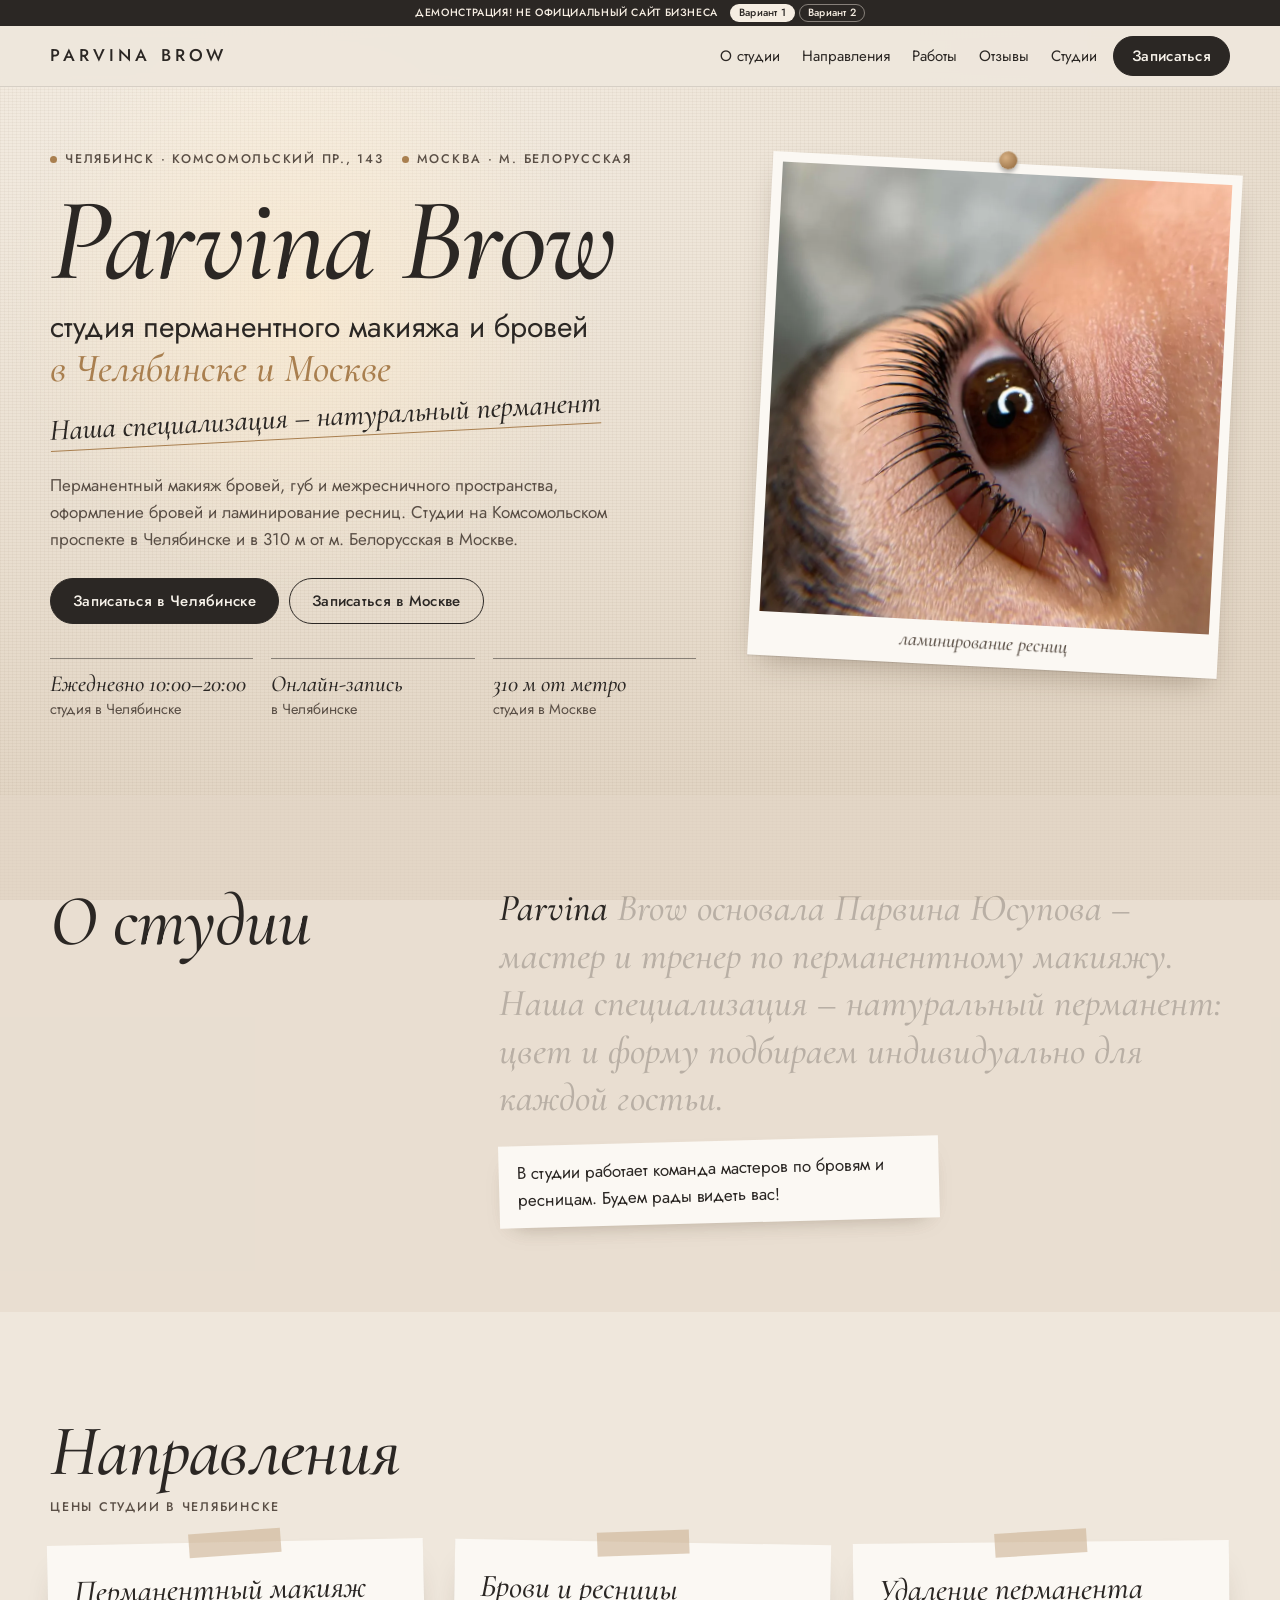
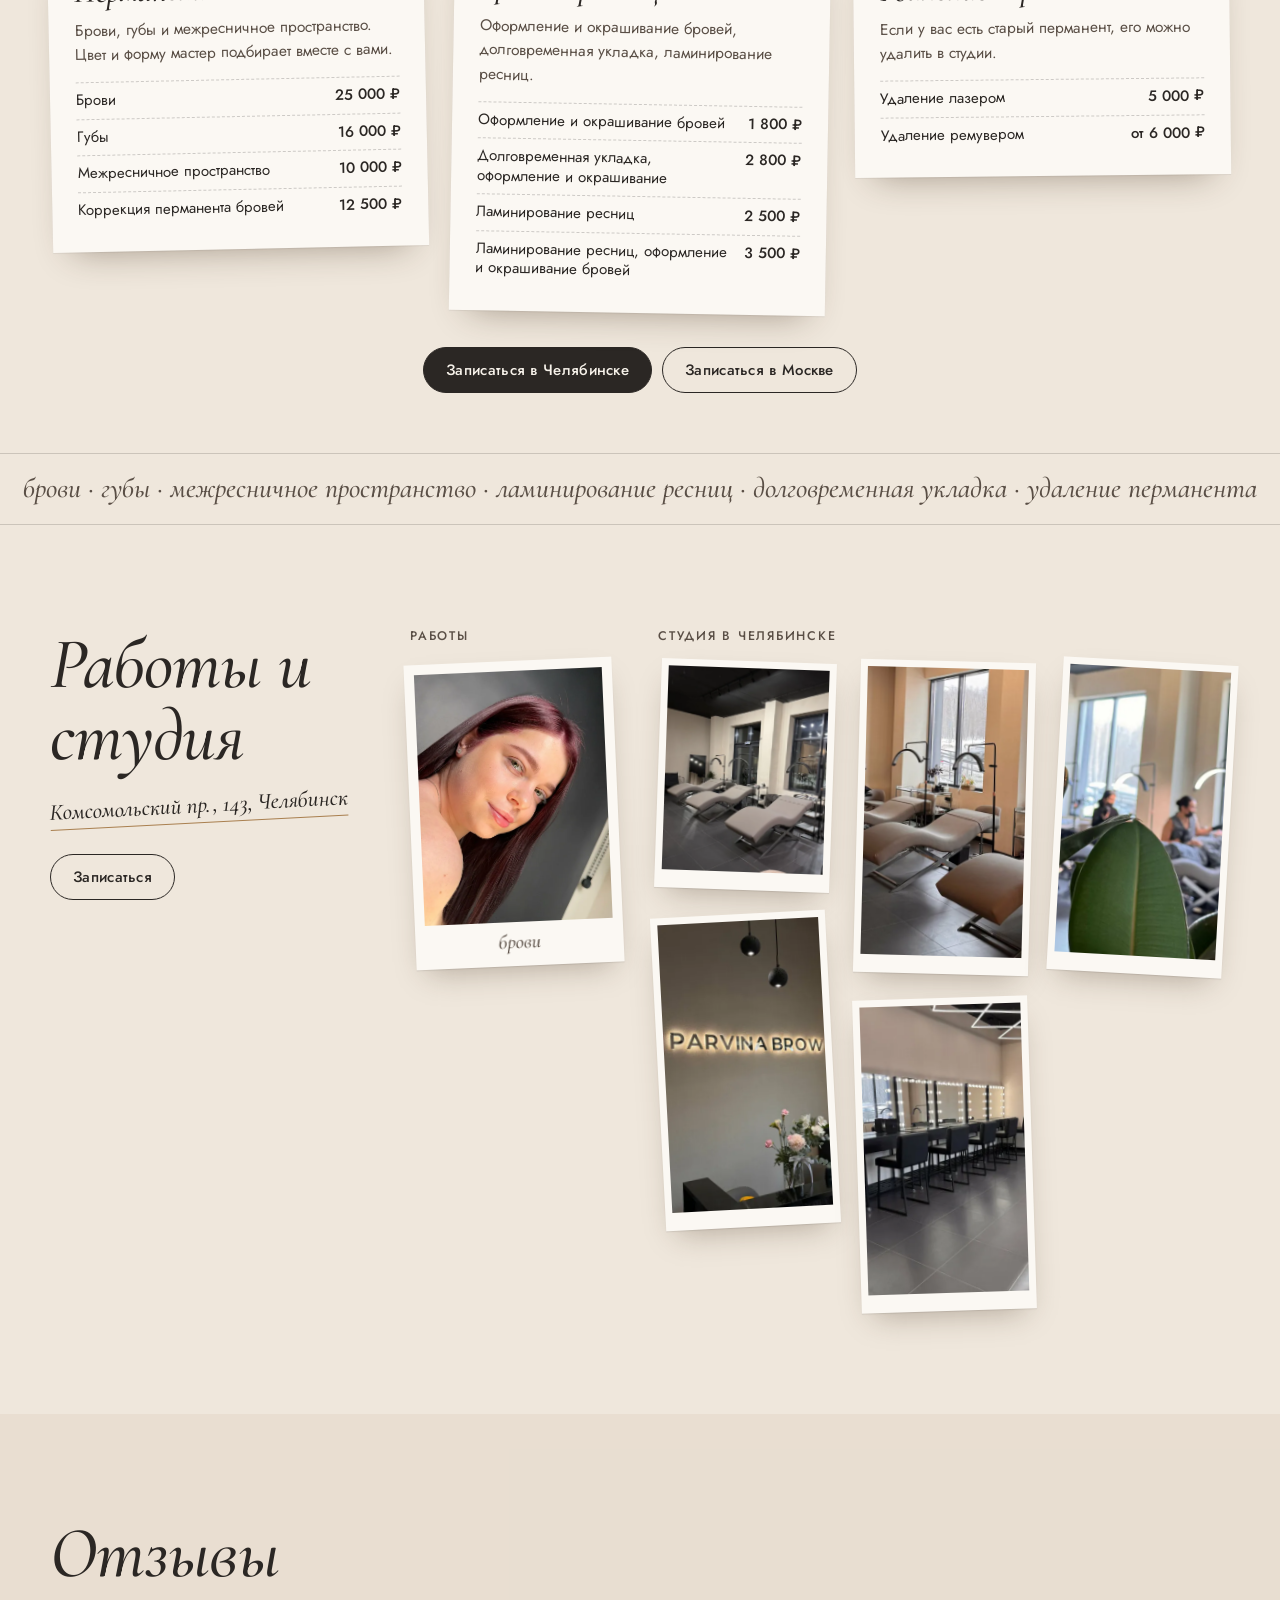
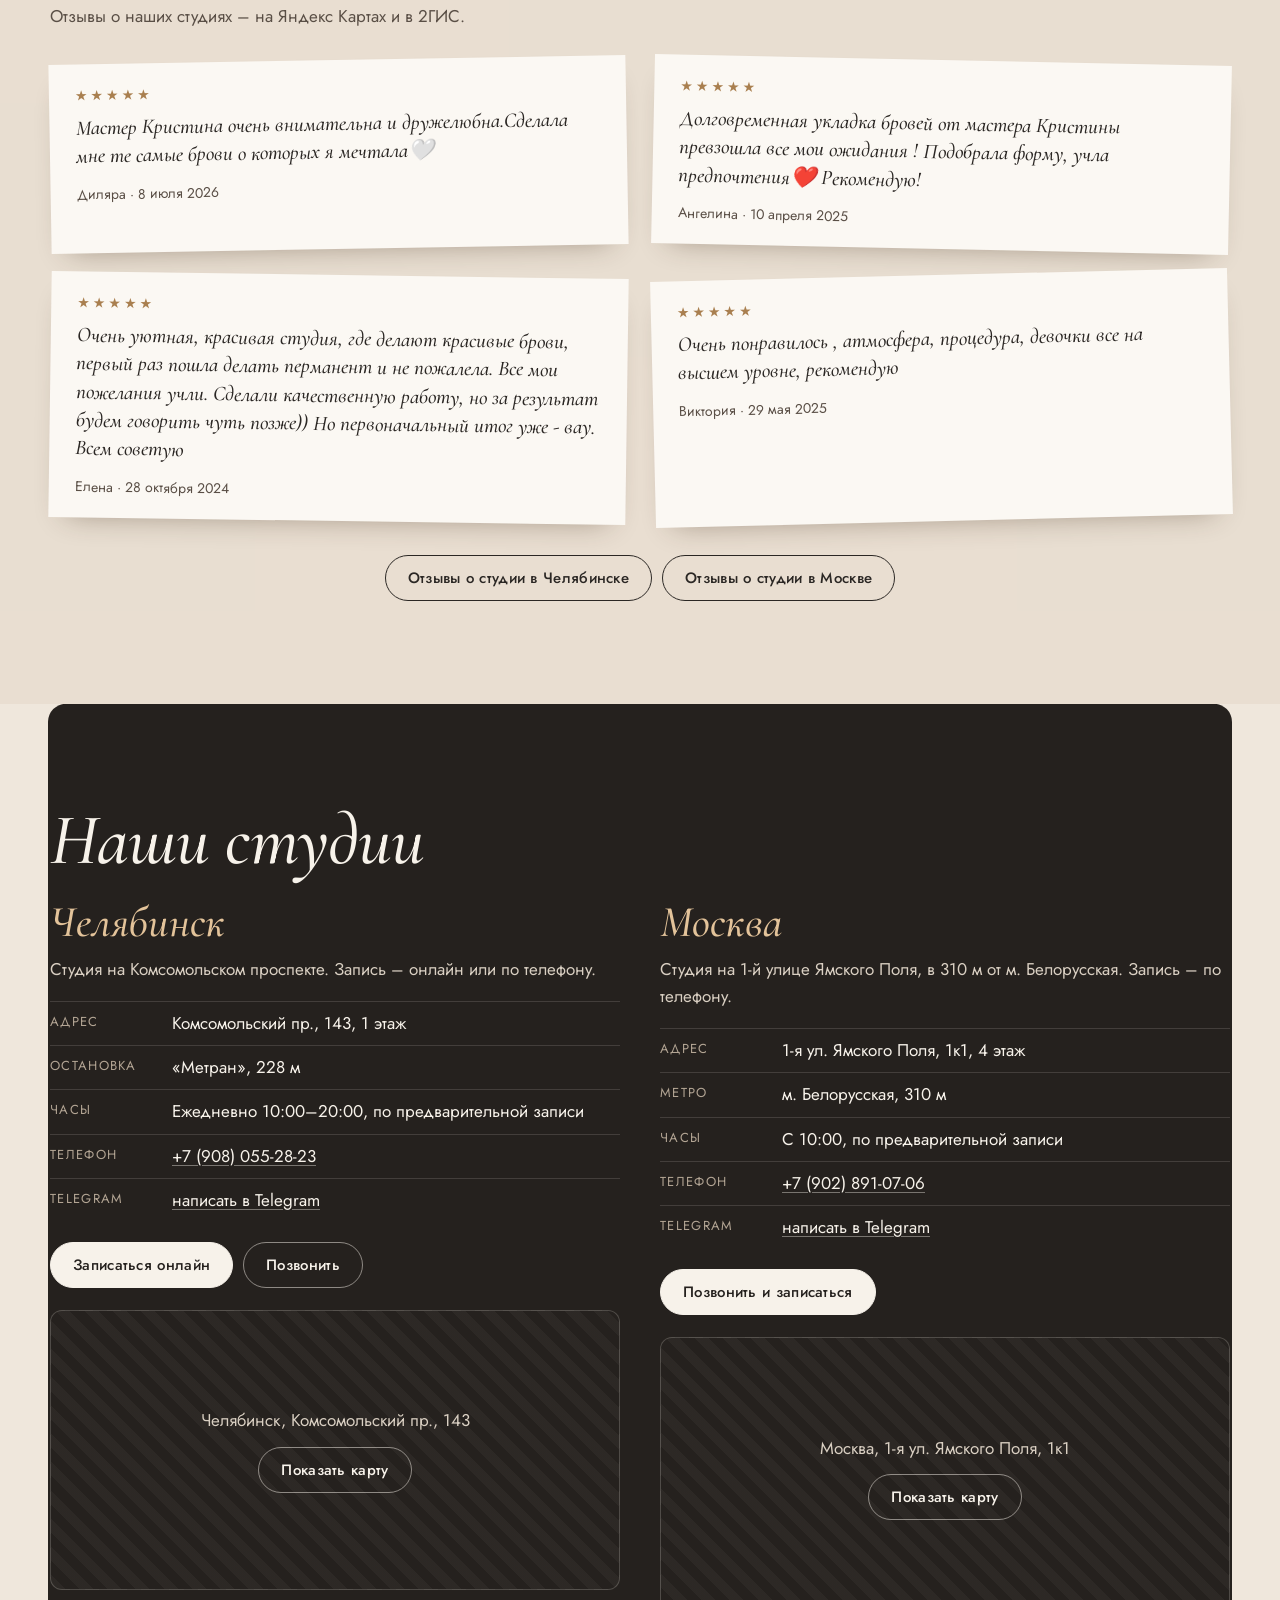
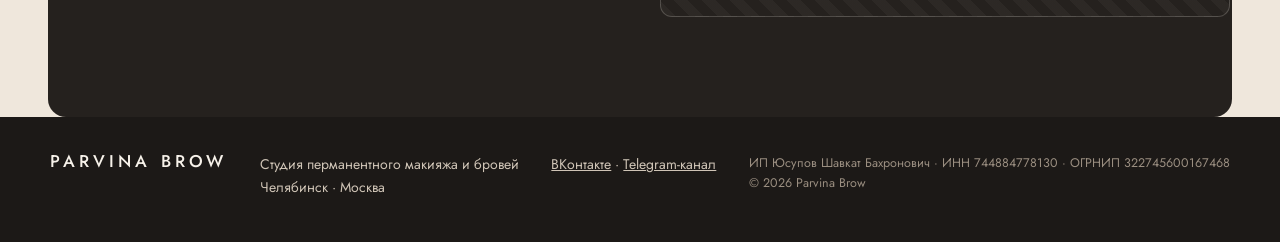
<file: index.html>
<!doctype html>
<html lang="ru">
<head>
<meta charset="utf-8">
<meta name="viewport" content="width=device-width, initial-scale=1.0">
<meta name="robots" content="noindex, nofollow">
<title>Parvina Brow · перманентный макияж и брови в Челябинске и Москве</title>
<meta name="description"
  content="Parvina Brow · студия перманентного макияжа бровей, губ и межресничного пространства, оформления бровей и ламинирования ресниц в Челябинске и Москве.">
<meta name="theme-color" content="#2b2724">

<link rel="icon" sizes="any" href="logos/favicon.ico">
<link rel="icon" type="image/png" sizes="32x32" href="logos/favicon-32x32.png">
<link rel="apple-touch-icon" sizes="180x180" href="logos/apple-touch-icon.png">
<link rel="preload" href="fonts/cormorant-italic.woff2" as="font" type="font/woff2" crossorigin>
<link rel="preload" href="fonts/jost.woff2" as="font" type="font/woff2" crossorigin>
<link rel="stylesheet" href="css/fonts.css">
<link rel="stylesheet" href="css/styles.css">
<script>(function(h){if(matchMedia('(prefers-reduced-motion: no-preference)').matches){h.classList.add('m-on');setTimeout(function(){if(!h.classList.contains('m-ready'))h.classList.remove('m-on')},2500)}})(document.documentElement)</script>
<script src="js/motion.js" defer></script>
</head>
<body>
<div class="board" aria-hidden="true"></div>
<div class="spot" aria-hidden="true"></div>
<a class="skip" href="#main">К содержанию</a>

<div class="topbar">
  <div class="demo" role="note">
    <span>ДЕМОНСТРАЦИЯ! НЕ ОФИЦИАЛЬНЫЙ САЙТ БИЗНЕСА</span>
    <nav class="switch" aria-label="Варианты сайта"><a href="index.html" aria-current="page">Вариант 1</a><a href="v2/index.html">Вариант 2</a></nav>
  </div>
  <header class="head">
    <a class="sign" href="#top" aria-label="Parvina Brow, наверх">PARVINA BROW</a>
    <nav class="nav" id="menu" aria-label="Разделы">
      <a href="#about">О студии</a>
      <a href="#services">Направления</a>
      <a href="#works">Работы</a>
      <a href="#reviews">Отзывы</a>
      <a href="#studios">Студии</a>
    </nav>
    <a class="btn btn-head" href="#studios">Записаться</a>
    <button class="burger" type="button" aria-expanded="false" aria-controls="menu" aria-label="Меню"><span></span><span></span><span></span></button>
  </header>
</div>
<div class="top-space" id="top" aria-hidden="true"></div>

<main id="main">
  <section class="hero" aria-labelledby="h1">
    <div class="wrap hero-grid">
      <div class="hero-text">
        <p class="brow"><span>Челябинск · Комсомольский пр., 143</span><span>Москва · м. Белорусская</span></p>
        <h1 id="h1" data-words><span data-line class="l1">Parvina Brow</span> <span data-line class="l2">студия перманентного макияжа и бровей</span> <span data-line class="l3">в Челябинске и Москве</span></h1>
        <p class="note">Наша специализация – натуральный перманент</p>
        <p class="lead">Перманентный макияж бровей, губ и межресничного пространства, оформление бровей и ламинирование ресниц. Студии на Комсомольском проспекте в Челябинске и в 310 м от м. Белорусская в Москве.</p>
        <div class="cta">
          <a class="btn" href="http://n161778.yclients.com/" target="_blank" rel="noopener">Записаться в Челябинске</a>
          <a class="btn btn-line" href="tel:+79028910706">Записаться в Москве</a>
        </div>
      </div>
      <figure class="polaroid hero-photo" data-pin data-tilt style="--r:3deg">
        <img src="img/lash-lamination.webp" width="900" height="900" alt="Ресницы после ламинирования, крупный план" fetchpriority="high">
        <figcaption>ламинирование ресниц</figcaption>
      </figure>
      <ul class="facts" data-stagger>
        <li><span class="ln"></span><b>Ежедневно 10:00–20:00</b> студия в Челябинске</li>
        <li><span class="ln"></span><b>Онлайн-запись</b> в Челябинске</li>
        <li><span class="ln"></span><b>310 м от метро</b> студия в Москве</li>
      </ul>
    </div>
  </section>

  <section class="about" id="about" aria-labelledby="about-h">
    <div class="wrap about-grid">
      <h2 id="about-h" data-words>О студии</h2>
      <div class="about-text">
        <p class="lit" data-lit>Parvina Brow основала Парвина Юсупова – мастер и тренер по перманентному макияжу. Наша специализация – натуральный перманент: цвет и форму подбираем индивидуально для каждой гостьи.</p>
        <p class="pin-note" data-rv>В студии работает команда мастеров по бровям и ресницам. Будем рады видеть вас!</p>
      </div>
    </div>
  </section>

  <section class="services" id="services" aria-labelledby="serv-h">
    <div class="wrap">
      <h2 id="serv-h" data-words>Направления</h2>
      <p class="price-city" data-rv>Цены студии в Челябинске</p>
      <div class="stack">
        <article class="card" data-rv style="--r:-1.2deg">
          <span class="tape" aria-hidden="true"></span>
          <h3>Перманентный макияж</h3>
          <p>Брови, губы и межресничное пространство. Цвет и форму мастер подбирает вместе с вами.</p>
          <ul class="prices">
            <li><span>Брови</span><b>25 000 ₽</b></li>
            <li><span>Губы</span><b>16 000 ₽</b></li>
            <li><span>Межресничное пространство</span><b>10 000 ₽</b></li>
            <li><span>Коррекция перманента бровей</span><b>12 500 ₽</b></li>
          </ul>
        </article>
        <article class="card" data-rv style="--r:1deg">
          <span class="tape" aria-hidden="true"></span>
          <h3>Брови и ресницы</h3>
          <p>Оформление и окрашивание бровей, долговременная укладка, ламинирование ресниц.</p>
          <ul class="prices">
            <li><span>Оформление и окрашивание бровей</span><b>1 800 ₽</b></li>
            <li><span>Долговременная укладка, оформление и окрашивание</span><b>2 800 ₽</b></li>
            <li><span>Ламинирование ресниц</span><b>2 500 ₽</b></li>
            <li><span>Ламинирование ресниц, оформление и окрашивание бровей</span><b>3 500 ₽</b></li>
          </ul>
        </article>
        <article class="card" data-rv style="--r:-.6deg">
          <span class="tape" aria-hidden="true"></span>
          <h3>Удаление перманента</h3>
          <p>Если у вас есть старый перманент, его можно удалить в студии.</p>
          <ul class="prices">
            <li><span>Удаление лазером</span><b>5 000 ₽</b></li>
            <li><span>Удаление ремувером</span><b>от 6 000 ₽</b></li>
          </ul>
        </article>
      </div>
      <div class="cta cta-center" data-rv>
        <a class="btn" href="http://n161778.yclients.com/" target="_blank" rel="noopener">Записаться в Челябинске</a>
        <a class="btn btn-line" href="tel:+79028910706">Записаться в Москве</a>
      </div>
    </div>
  </section>

  <p class="ribbon" aria-label="Брови, губы, межресничное пространство, ламинирование ресниц, долговременная укладка, удаление перманента"><span aria-hidden="true">брови · губы · межресничное пространство · ламинирование ресниц · долговременная укладка · удаление перманента</span></p>

  <section class="works" id="works" aria-labelledby="works-h">
    <div class="wrap works-grid">
      <aside class="works-note">
        <h2 id="works-h" data-words>Работы и студия</h2>
        <p class="note note-s">Комсомольский пр., 143, Челябинск</p>
        <a class="btn btn-line" href="http://n161778.yclients.com/" target="_blank" rel="noopener">Записаться</a>
      </aside>
      <div class="works-body">
        <div class="sub sub-work">
          <h3 class="sub-h">Работы</h3>
          <figure class="polaroid" data-pin style="--r:-2.5deg">
            <img src="img/brows-portrait.webp" width="720" height="960" loading="lazy" alt="Брови после оформления, портрет модели">
            <figcaption>брови</figcaption>
          </figure>
        </div>
        <div class="sub">
          <h3 class="sub-h">Студия в Челябинске</h3>
          <div class="pgrid">
            <figure class="polaroid" data-pin style="--r:2deg"><img src="img/hall-couches.webp" width="691" height="879" loading="lazy" alt="Зал с тремя кушетками и большими окнами"></figure>
            <figure class="polaroid" data-pin style="--r:-3deg"><img src="img/signboard.webp" width="352" height="632" loading="lazy" alt="Вывеска PARVINA BROW со светом и цветы на стойке"></figure>
            <figure class="polaroid" data-pin style="--r:1.5deg"><img src="img/couches-window.webp" width="352" height="632" loading="lazy" alt="Кушетки и лампы у окна"></figure>
            <figure class="polaroid" data-pin style="--r:-1.8deg"><img src="img/mirrors.webp" width="352" height="632" loading="lazy" alt="Зона с зеркалами и подсветкой"></figure>
            <figure class="polaroid" data-pin style="--r:3.2deg"><img src="img/masters-at-work.webp" width="352" height="632" loading="lazy" alt="Мастера за работой в зале"></figure>
          </div>
        </div>
      </div>
    </div>
  </section>

  <section class="reviews" id="reviews" aria-labelledby="rev-h">
    <div class="wrap">
      <h2 id="rev-h" data-words>Отзывы</h2>
      <p class="sec-lead" data-rv>Отзывы о наших студиях – на Яндекс Картах и в 2ГИС.</p>
      <div class="rgrid" data-stagger>
        <blockquote class="rcard" style="--r:-1deg">
          <p class="stars" aria-label="5 из 5">★★★★★</p>
          <p>Мастер Кристина очень внимательна и дружелюбна.Сделала мне те самые брови о которых я мечтала🤍</p>
          <footer>Диляра · <time datetime="2026-07-08">8 июля 2026</time></footer>
        </blockquote>
        <blockquote class="rcard" style="--r:1.2deg">
          <p class="stars" aria-label="5 из 5">★★★★★</p>
          <p>Долговременная укладка бровей от мастера Кристины превзошла все мои ожидания ! Подобрала форму, учла предпочтения❤️ Рекомендую!</p>
          <footer>Ангелина · <time datetime="2025-04-10">10 апреля 2025</time></footer>
        </blockquote>
        <blockquote class="rcard" style="--r:.8deg">
          <p class="stars" aria-label="5 из 5">★★★★★</p>
          <p>Очень уютная, красивая студия, где делают красивые брови, первый раз пошла делать перманент и не пожалела. Все мои пожелания учли. Сделали качественную работу, но за результат будем говорить чуть позже)) Но первоначальный итог уже - вау. Всем советую</p>
          <footer>Елена · <time datetime="2024-10-28">28 октября 2024</time></footer>
        </blockquote>
        <blockquote class="rcard" style="--r:-1.4deg">
          <p class="stars" aria-label="5 из 5">★★★★★</p>
          <p>Очень понравилось , атмосфера, процедура, девочки все на высшем уровне, рекомендую</p>
          <footer>Виктория · <time datetime="2025-05-29">29 мая 2025</time></footer>
        </blockquote>
      </div>
      <div class="cta cta-center" data-rv>
        <a class="btn btn-line" href="https://2gis.ru/chelyabinsk/firm/70000001080218514/tab/reviews" target="_blank" rel="noopener">Отзывы о студии в Челябинске</a>
        <a class="btn btn-line" href="https://yandex.ru/maps/org/89151577832/reviews/" target="_blank" rel="noopener">Отзывы о студии в Москве</a>
      </div>
    </div>
  </section>

  <section class="studios" id="studios" aria-labelledby="st-h" data-panel>
    <div class="wrap">
      <h2 id="st-h" data-words>Наши студии</h2>
      <div class="cities">
        <article class="city" data-rv>
          <h3>Челябинск</h3>
          <p class="city-lead">Студия на Комсомольском проспекте. Запись – онлайн или по телефону.</p>
          <dl>
            <div><dt>Адрес</dt><dd>Комсомольский пр., 143, 1 этаж</dd></div>
            <div><dt>Остановка</dt><dd>«Метран», 228 м</dd></div>
            <div><dt>Часы</dt><dd>Ежедневно 10:00–20:00, по предварительной записи</dd></div>
            <div><dt>Телефон</dt><dd><a href="tel:+79080552823">+7 (908) 055-28-23</a></dd></div>
            <div><dt>Telegram</dt><dd><a href="https://t.me/+79080552823" target="_blank" rel="noopener">написать в Telegram</a></dd></div>
          </dl>
          <div class="cta">
            <a class="btn btn-light" href="http://n161778.yclients.com/" target="_blank" rel="noopener">Записаться онлайн</a>
            <a class="btn btn-ghost" href="tel:+79080552823">Позвонить</a>
          </div>
          <div class="map">
            <p>Челябинск, Комсомольский пр., 143</p>
            <button type="button" class="btn btn-ghost" data-map="https://yandex.ru/map-widget/v1/org/parvina_brow/173556950558/" data-title="Parvina Brow на карте Челябинска">Показать карту</button>
          </div>
        </article>
        <article class="city" data-rv>
          <h3>Москва</h3>
          <p class="city-lead">Студия на 1-й улице Ямского Поля, в 310 м от м. Белорусская. Запись – по телефону.</p>
          <dl>
            <div><dt>Адрес</dt><dd>1-я ул. Ямского Поля, 1к1, 4 этаж</dd></div>
            <div><dt>Метро</dt><dd>м. Белорусская, 310 м</dd></div>
            <div><dt>Часы</dt><dd>С 10:00, по предварительной записи</dd></div>
            <div><dt>Телефон</dt><dd><a href="tel:+79028910706">+7 (902) 891-07-06</a></dd></div>
            <div><dt>Telegram</dt><dd><a href="https://t.me/parvinapm" target="_blank" rel="noopener">написать в Telegram</a></dd></div>
          </dl>
          <div class="cta">
            <a class="btn btn-light" href="tel:+79028910706">Позвонить и записаться</a>
          </div>
          <div class="map">
            <p>Москва, 1-я ул. Ямского Поля, 1к1</p>
            <button type="button" class="btn btn-ghost" data-map="https://yandex.ru/map-widget/v1/org/parvina_brow/89151577832/" data-title="Parvina Brow на карте Москвы">Показать карту</button>
          </div>
        </article>
      </div>
    </div>
  </section>
</main>

<footer class="foot">
  <div class="wrap foot-grid">
    <p class="sign sign-foot">PARVINA BROW</p>
    <p>Студия перманентного макияжа и бровей<br>Челябинск · Москва</p>
    <p><a href="https://vk.ru/parvinabrowstudio" target="_blank" rel="noopener">ВКонтакте</a> · <a href="https://t.me/parvinapmbrow" target="_blank" rel="noopener">Telegram-канал</a></p>
    <p class="legal">ИП Юсупов Шавкат Бахронович · ИНН 744884778130 · ОГРНИП 322745600167468<br>© 2026 Parvina Brow</p>
  </div>
</footer>
</body>
</html>
</file>
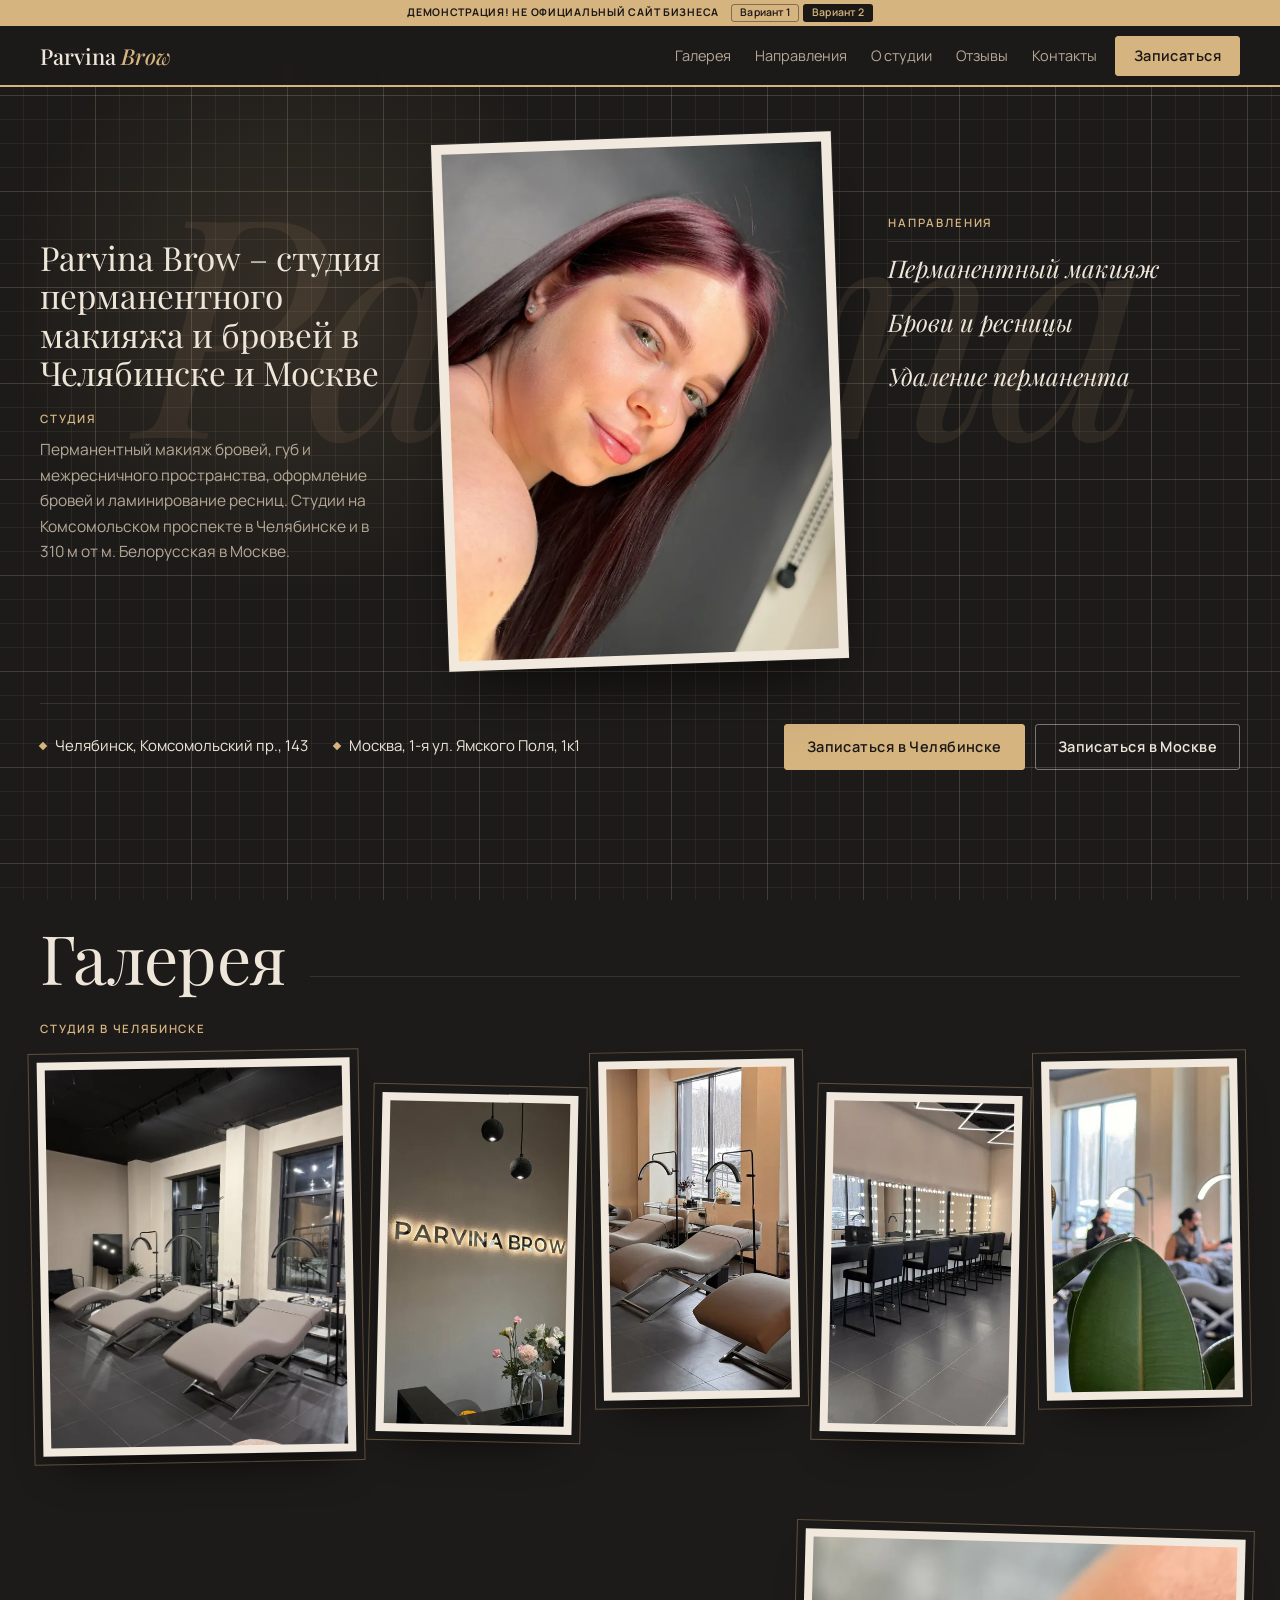
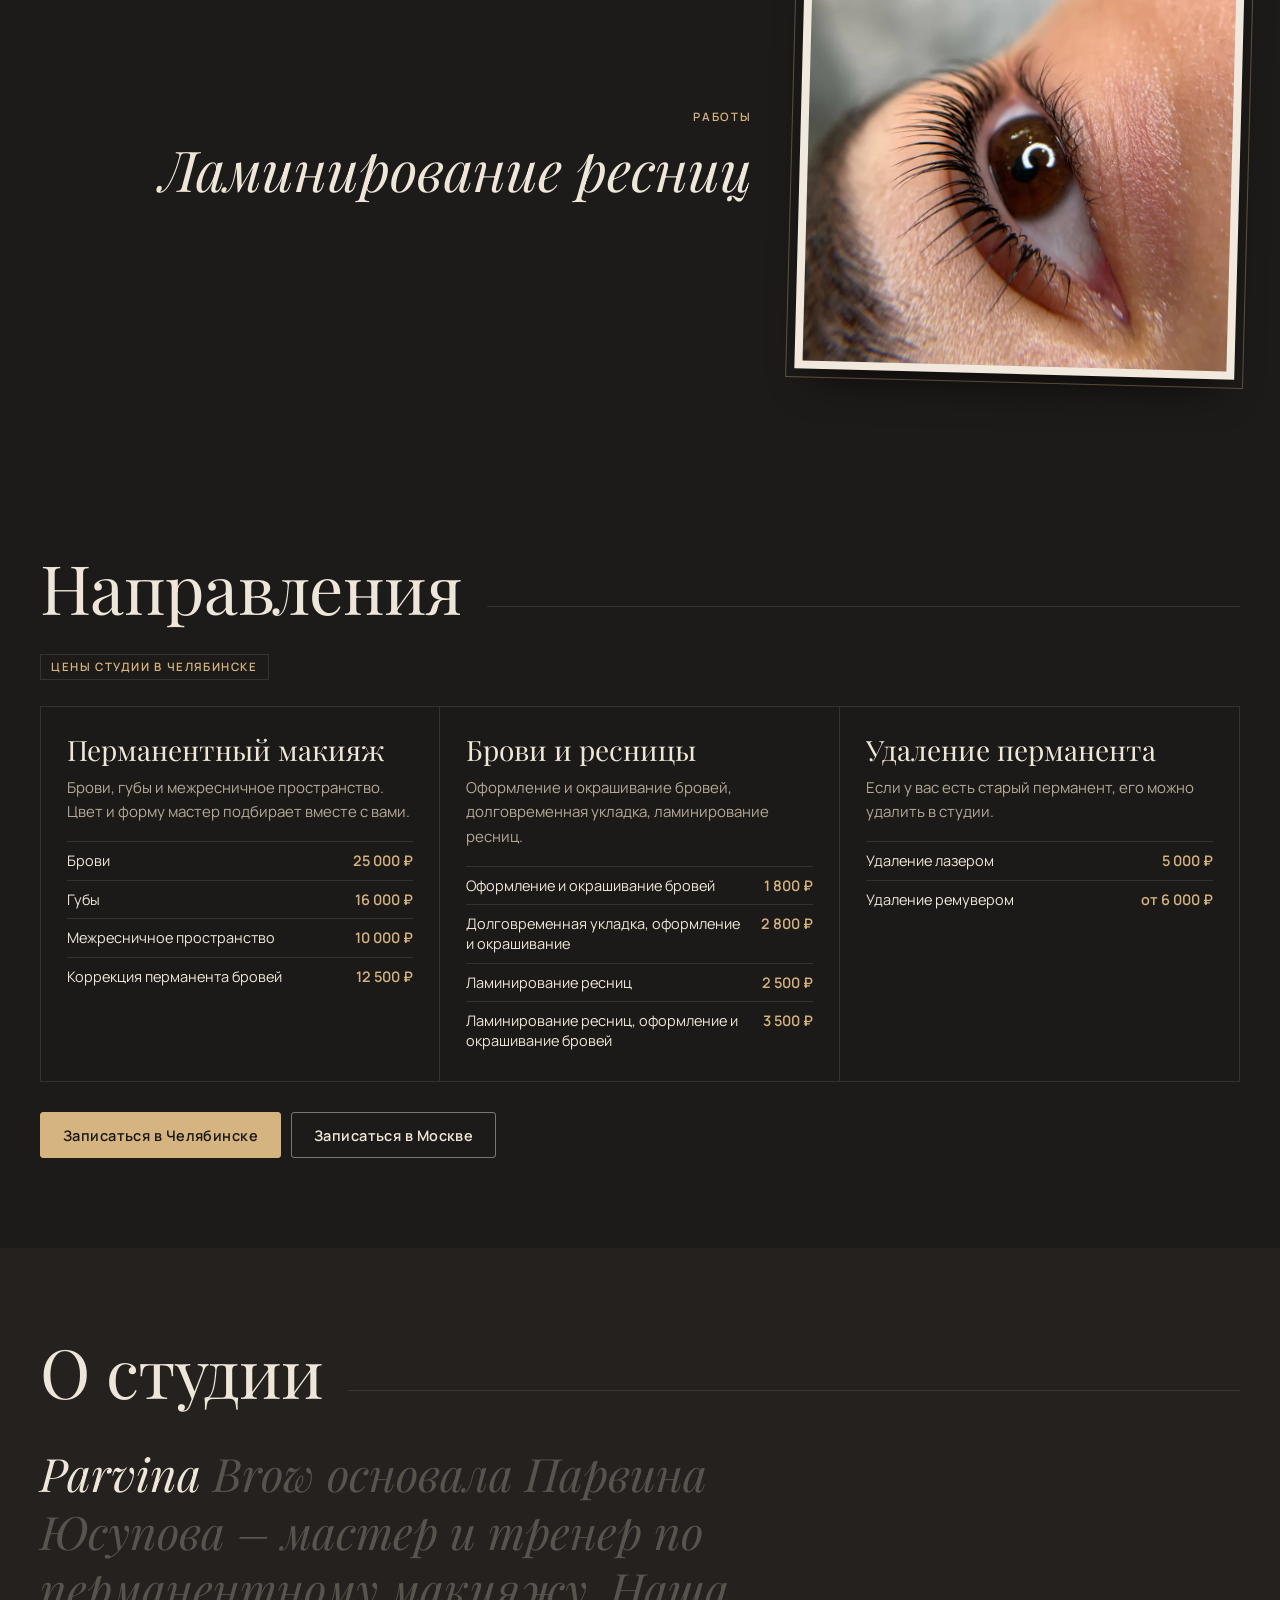
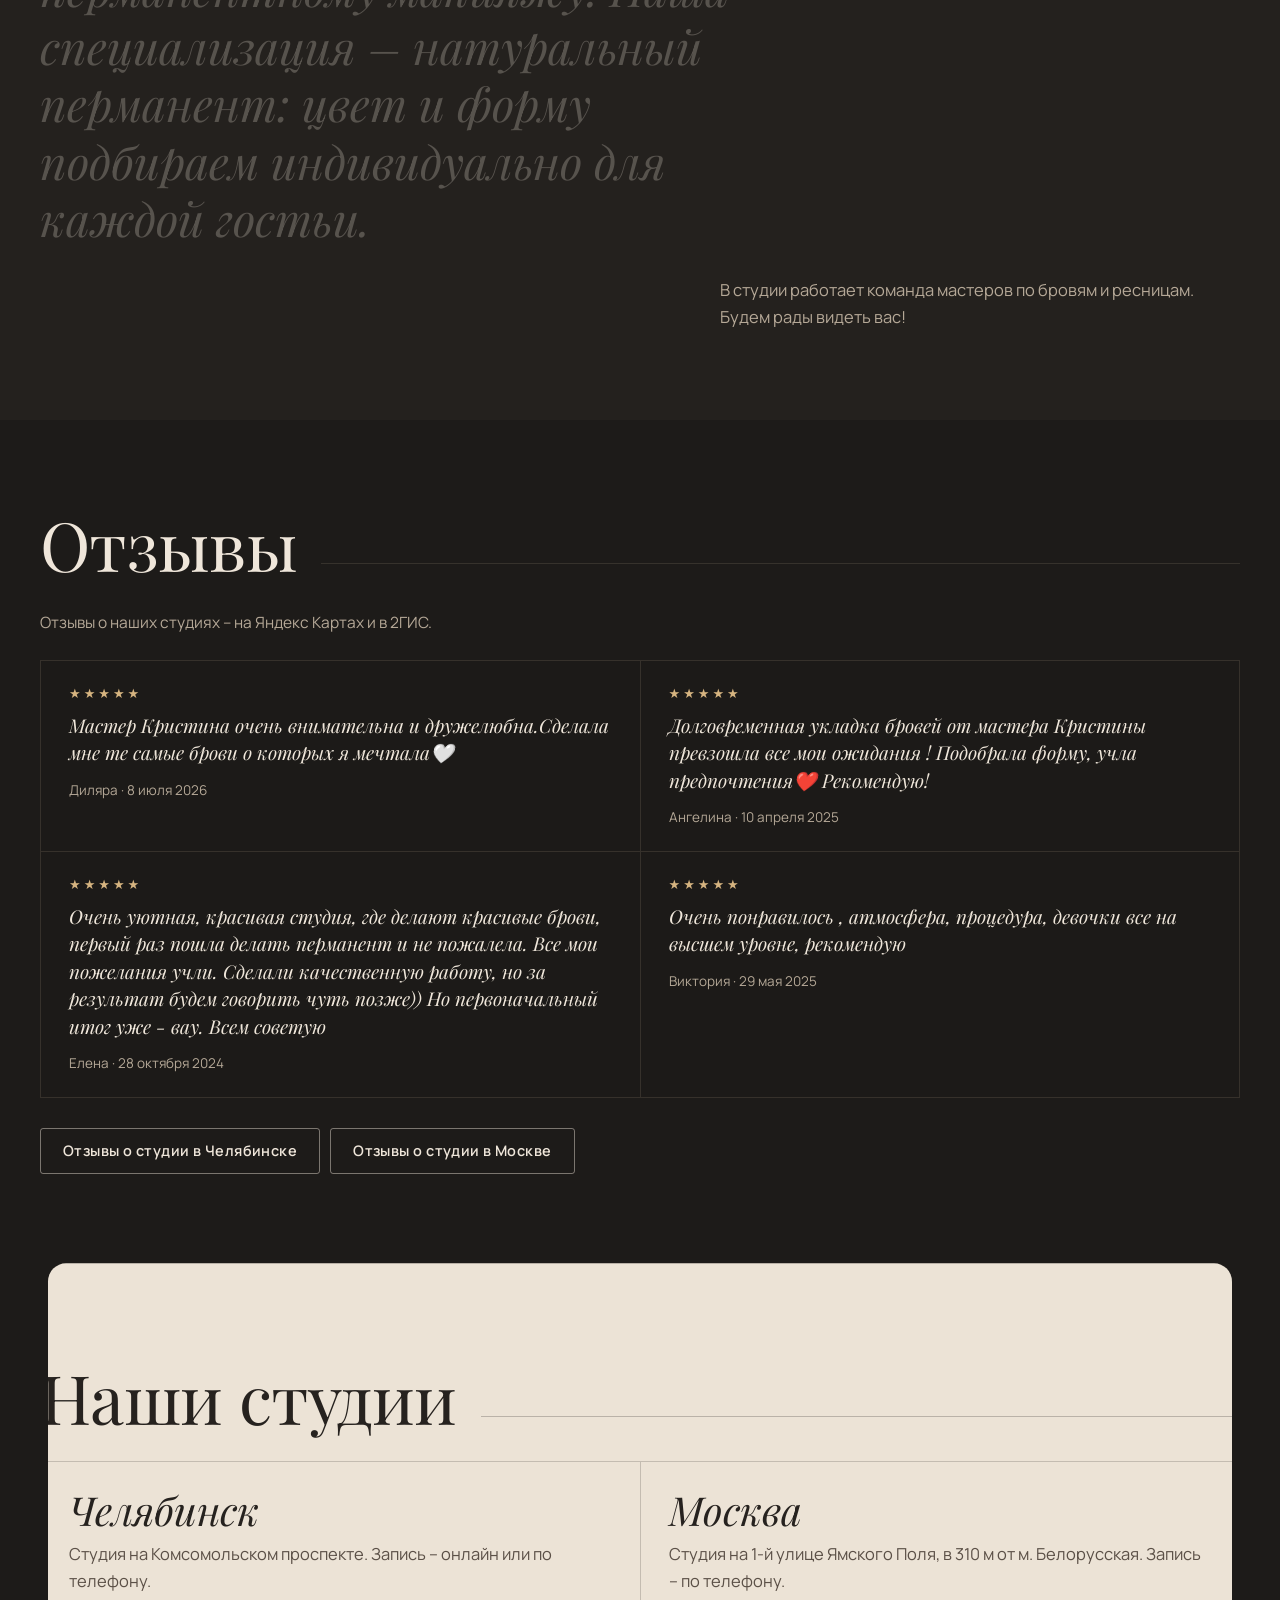
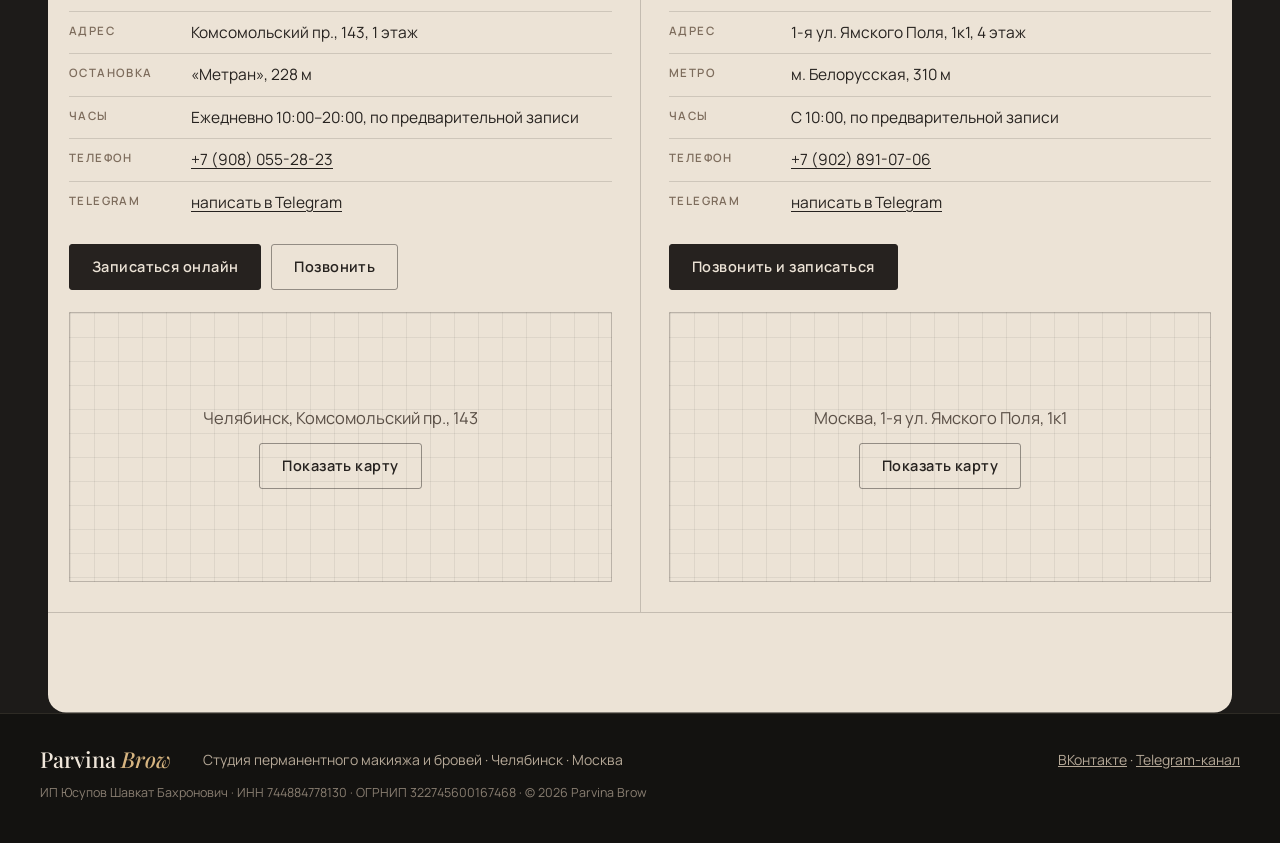
<file: v2/index.html>
<!doctype html>
<html lang="ru">
<head>
<meta charset="utf-8">
<meta name="viewport" content="width=device-width, initial-scale=1.0">
<meta name="robots" content="noindex, nofollow">
<title>Parvina Brow · перманентный макияж и брови в Челябинске и Москве</title>
<meta name="description"
  content="Parvina Brow · студия перманентного макияжа бровей, губ и межресничного пространства, оформления бровей и ламинирования ресниц в Челябинске и Москве.">
<meta name="theme-color" content="#1d1b19">

<link rel="icon" sizes="any" href="logos/favicon.ico">
<link rel="icon" type="image/png" sizes="32x32" href="logos/favicon-32x32.png">
<link rel="apple-touch-icon" sizes="180x180" href="logos/apple-touch-icon.png">
<link rel="preload" href="fonts/playfair.woff2" as="font" type="font/woff2" crossorigin>
<link rel="preload" href="fonts/manrope.woff2" as="font" type="font/woff2" crossorigin>
<link rel="stylesheet" href="css/fonts.css">
<link rel="stylesheet" href="css/styles.css">
<script>(function(h){if(matchMedia('(prefers-reduced-motion: no-preference)').matches){h.classList.add('m-on');setTimeout(function(){if(!h.classList.contains('m-ready'))h.classList.remove('m-on')},2500)}})(document.documentElement)</script>
<script src="js/motion.js" defer></script>
</head>
<body>
<div class="grid-bg" aria-hidden="true"></div>
<div class="spot" aria-hidden="true"></div>
<a class="skip" href="#main">К содержанию</a>

<div class="topbar">
  <div class="demo" role="note">
    <span>ДЕМОНСТРАЦИЯ! НЕ ОФИЦИАЛЬНЫЙ САЙТ БИЗНЕСА</span>
    <nav class="switch" aria-label="Варианты сайта"><a href="../index.html">Вариант 1</a><a href="index.html" aria-current="page">Вариант 2</a></nav>
  </div>
  <header class="head">
    <a class="sign" href="#top" aria-label="Parvina Brow, наверх">Parvina <i>Brow</i></a>
    <nav class="nav" id="menu" aria-label="Разделы">
      <a href="#works">Галерея</a>
      <a href="#services">Направления</a>
      <a href="#about">О студии</a>
      <a href="#reviews">Отзывы</a>
      <a href="#contacts">Контакты</a>
    </nav>
    <a class="btn btn-head" href="#contacts">Записаться</a>
    <button class="burger" type="button" aria-expanded="false" aria-controls="menu" aria-label="Меню"><span></span><span></span></button>
    <span class="progress" aria-hidden="true"></span>
  </header>
</div>
<div class="top-space" id="top" aria-hidden="true"></div>

<main id="main">
  <section class="hero" aria-labelledby="h1">
    <p class="giant" aria-hidden="true">Parvina</p>
    <div class="wrap hero-grid">
      <h1 id="h1" class="h1" data-words>Parvina Brow – студия перманентного макияжа и бровей в Челябинске и Москве</h1>
      <div class="col col-about">
        <p class="cap" data-scr><span class="real">студия</span><span class="twin" aria-hidden="true"></span></p>
        <p>Перманентный макияж бровей, губ и межресничного пространства, оформление бровей и ламинирование ресниц. Студии на Комсомольском проспекте в Челябинске и в 310 м от м. Белорусская в Москве.</p>
      </div>
      <figure class="work" data-tilt>
        <img src="img/brows-portrait.webp" width="720" height="960" alt="Брови после оформления, портрет модели" fetchpriority="high">
      </figure>
      <div class="col col-serv">
        <p class="cap" data-scr><span class="real">направления</span><span class="twin" aria-hidden="true"></span></p>
        <ul class="dirs">
          <li>Перманентный макияж</li>
          <li>Брови и ресницы</li>
          <li>Удаление перманента</li>
        </ul>
      </div>
      <div class="addr">
        <p><span>Челябинск, Комсомольский пр., 143</span><span>Москва, 1-я ул. Ямского Поля, 1к1</span></p>
        <div class="cta">
          <a class="btn" href="http://n161778.yclients.com/" target="_blank" rel="noopener">Записаться в Челябинске</a>
          <a class="btn btn-line" href="tel:+79028910706">Записаться в Москве</a>
        </div>
      </div>
    </div>
  </section>

  <section class="works" id="works" aria-labelledby="works-h">
    <div class="wrap">
      <div class="sec-head"><h2 id="works-h" data-words>Галерея</h2><span class="rule ln"></span></div>
      <h3 class="sub-h">Студия в Челябинске</h3>
      <div class="igrid" data-stagger>
        <figure class="frame f-hall"><img src="img/hall-couches.webp" width="691" height="879" loading="lazy" alt="Зал с тремя кушетками и большими окнами"></figure>
        <figure class="frame drift"><img src="img/signboard.webp" width="352" height="632" loading="lazy" alt="Вывеска PARVINA BROW со светом и цветы на стойке"></figure>
        <figure class="frame"><img src="img/couches-window.webp" width="352" height="632" loading="lazy" alt="Кушетки и лампы у окна"></figure>
        <figure class="frame drift"><img src="img/mirrors.webp" width="352" height="632" loading="lazy" alt="Зона с зеркалами и подсветкой"></figure>
        <figure class="frame"><img src="img/masters-at-work.webp" width="352" height="632" loading="lazy" alt="Мастера за работой в зале"></figure>
      </div>
      <div class="w-work">
        <p class="w-cap"><span class="sub-h">Работы</span>Ламинирование ресниц</p>
        <figure class="frame big" data-rv><img src="img/lash-lamination.webp" width="900" height="900" loading="lazy" alt="Ресницы после ламинирования, крупный план"></figure>
      </div>
    </div>
  </section>

  <section class="services" id="services" aria-labelledby="serv-h">
    <div class="wrap">
      <div class="sec-head"><h2 id="serv-h" data-words>Направления</h2><span class="rule ln"></span></div>
      <p class="tag" data-rv>Цены студии в Челябинске</p>
      <div class="table" data-stagger>
        <article class="cell">
          <h3>Перманентный макияж</h3>
          <p>Брови, губы и межресничное пространство. Цвет и форму мастер подбирает вместе с вами.</p>
          <dl>
            <div><dt>Брови</dt><dd>25 000 ₽</dd></div>
            <div><dt>Губы</dt><dd>16 000 ₽</dd></div>
            <div><dt>Межресничное пространство</dt><dd>10 000 ₽</dd></div>
            <div><dt>Коррекция перманента бровей</dt><dd>12 500 ₽</dd></div>
          </dl>
        </article>
        <article class="cell">
          <h3>Брови и ресницы</h3>
          <p>Оформление и окрашивание бровей, долговременная укладка, ламинирование ресниц.</p>
          <dl>
            <div><dt>Оформление и окрашивание бровей</dt><dd>1 800 ₽</dd></div>
            <div><dt>Долговременная укладка, оформление и окрашивание</dt><dd>2 800 ₽</dd></div>
            <div><dt>Ламинирование ресниц</dt><dd>2 500 ₽</dd></div>
            <div><dt>Ламинирование ресниц, оформление и окрашивание бровей</dt><dd>3 500 ₽</dd></div>
          </dl>
        </article>
        <article class="cell">
          <h3>Удаление перманента</h3>
          <p>Если у вас есть старый перманент, его можно удалить в студии.</p>
          <dl>
            <div><dt>Удаление лазером</dt><dd>5 000 ₽</dd></div>
            <div><dt>Удаление ремувером</dt><dd>от 6 000 ₽</dd></div>
          </dl>
        </article>
      </div>
      <div class="cta" data-rv>
        <a class="btn" href="http://n161778.yclients.com/" target="_blank" rel="noopener">Записаться в Челябинске</a>
        <a class="btn btn-line" href="tel:+79028910706">Записаться в Москве</a>
      </div>
    </div>
  </section>

  <section class="about" id="about" aria-labelledby="about-h">
    <div class="wrap about-grid">
      <div class="sec-head"><h2 id="about-h" data-words>О студии</h2><span class="rule ln"></span></div>
      <p class="lit" data-lit>Parvina Brow основала Парвина Юсупова – мастер и тренер по перманентному макияжу. Наша специализация – натуральный перманент: цвет и форму подбираем индивидуально для каждой гостьи.</p>
      <p class="about-2" data-rv>В студии работает команда мастеров по бровям и ресницам. Будем рады видеть вас!</p>
    </div>
  </section>

  <section class="reviews" id="reviews" aria-labelledby="rev-h">
    <div class="wrap">
      <div class="sec-head"><h2 id="rev-h" data-words>Отзывы</h2><span class="rule ln"></span></div>
      <p class="tag tag-plain" data-rv>Отзывы о наших студиях – на Яндекс Картах и в 2ГИС.</p>
      <div class="rgrid" data-stagger>
        <blockquote class="q">
          <p class="stars" aria-label="5 из 5">★★★★★</p>
          <p>Мастер Кристина очень внимательна и дружелюбна.Сделала мне те самые брови о которых я мечтала🤍</p>
          <footer>Диляра · <time datetime="2026-07-08">8 июля 2026</time></footer>
        </blockquote>
        <blockquote class="q">
          <p class="stars" aria-label="5 из 5">★★★★★</p>
          <p>Долговременная укладка бровей от мастера Кристины превзошла все мои ожидания ! Подобрала форму, учла предпочтения❤️ Рекомендую!</p>
          <footer>Ангелина · <time datetime="2025-04-10">10 апреля 2025</time></footer>
        </blockquote>
        <blockquote class="q">
          <p class="stars" aria-label="5 из 5">★★★★★</p>
          <p>Очень уютная, красивая студия, где делают красивые брови, первый раз пошла делать перманент и не пожалела. Все мои пожелания учли. Сделали качественную работу, но за результат будем говорить чуть позже)) Но первоначальный итог уже - вау. Всем советую</p>
          <footer>Елена · <time datetime="2024-10-28">28 октября 2024</time></footer>
        </blockquote>
        <blockquote class="q">
          <p class="stars" aria-label="5 из 5">★★★★★</p>
          <p>Очень понравилось , атмосфера, процедура, девочки все на высшем уровне, рекомендую</p>
          <footer>Виктория · <time datetime="2025-05-29">29 мая 2025</time></footer>
        </blockquote>
      </div>
      <div class="cta" data-rv>
        <a class="btn btn-line" href="https://2gis.ru/chelyabinsk/firm/70000001080218514/tab/reviews" target="_blank" rel="noopener">Отзывы о студии в Челябинске</a>
        <a class="btn btn-line" href="https://yandex.ru/maps/org/89151577832/reviews/" target="_blank" rel="noopener">Отзывы о студии в Москве</a>
      </div>
    </div>
  </section>

  <section class="contacts" id="contacts" aria-labelledby="ct-h" data-panel>
    <div class="wrap">
      <div class="sec-head"><h2 id="ct-h" data-words>Наши студии</h2><span class="rule ln"></span></div>
      <div class="cities">
        <article class="city" data-rv>
          <h3>Челябинск</h3>
          <p>Студия на Комсомольском проспекте. Запись – онлайн или по телефону.</p>
          <ul class="facts">
            <li><span>Адрес</span>Комсомольский пр., 143, 1 этаж</li>
            <li><span>Остановка</span>«Метран», 228 м</li>
            <li><span>Часы</span>Ежедневно 10:00–20:00, по предварительной записи</li>
            <li><span>Телефон</span><a href="tel:+79080552823">+7 (908) 055-28-23</a></li>
            <li><span>Telegram</span><a href="https://t.me/+79080552823" target="_blank" rel="noopener">написать в Telegram</a></li>
          </ul>
          <div class="cta">
            <a class="btn btn-dark" href="http://n161778.yclients.com/" target="_blank" rel="noopener">Записаться онлайн</a>
            <a class="btn btn-dline" href="tel:+79080552823">Позвонить</a>
          </div>
          <div class="map">
            <p>Челябинск, Комсомольский пр., 143</p>
            <button type="button" class="btn btn-dline" data-map="https://yandex.ru/map-widget/v1/org/parvina_brow/173556950558/" data-title="Parvina Brow на карте Челябинска">Показать карту</button>
          </div>
        </article>
        <article class="city" data-rv>
          <h3>Москва</h3>
          <p>Студия на 1-й улице Ямского Поля, в 310 м от м. Белорусская. Запись – по телефону.</p>
          <ul class="facts">
            <li><span>Адрес</span>1-я ул. Ямского Поля, 1к1, 4 этаж</li>
            <li><span>Метро</span>м. Белорусская, 310 м</li>
            <li><span>Часы</span>С 10:00, по предварительной записи</li>
            <li><span>Телефон</span><a href="tel:+79028910706">+7 (902) 891-07-06</a></li>
            <li><span>Telegram</span><a href="https://t.me/parvinapm" target="_blank" rel="noopener">написать в Telegram</a></li>
          </ul>
          <div class="cta">
            <a class="btn btn-dark" href="tel:+79028910706">Позвонить и записаться</a>
          </div>
          <div class="map">
            <p>Москва, 1-я ул. Ямского Поля, 1к1</p>
            <button type="button" class="btn btn-dline" data-map="https://yandex.ru/map-widget/v1/org/parvina_brow/89151577832/" data-title="Parvina Brow на карте Москвы">Показать карту</button>
          </div>
        </article>
      </div>
    </div>
  </section>
</main>

<footer class="foot">
  <div class="wrap foot-grid">
    <p class="sign">Parvina <i>Brow</i></p>
    <p>Студия перманентного макияжа и бровей · Челябинск · Москва</p>
    <p><a href="https://vk.ru/parvinabrowstudio" target="_blank" rel="noopener">ВКонтакте</a> · <a href="https://t.me/parvinapmbrow" target="_blank" rel="noopener">Telegram-канал</a></p>
    <p class="legal">ИП Юсупов Шавкат Бахронович · ИНН 744884778130 · ОГРНИП 322745600167468 · © 2026 Parvina Brow</p>
  </div>
</footer>
</body>
</html>
</file>
<file: css/fonts.css>
@font-face{font-family:"Cormorant";src:url(../fonts/cormorant-italic.woff2) format("woff2");font-style:italic;font-weight:400 600;font-display:swap}
@font-face{font-family:"Jost";src:url(../fonts/jost.woff2) format("woff2");font-style:normal;font-weight:300 600;font-display:swap}
</file>
<file: css/styles.css>
:root{--paper:#efe7dc;--paper2:#e4d8c8;--ink:#2b2724;--ink2:#5a4f46;--taupe:#8d7967;--gold:#a97f4f;--dark:#25211e;--cream:#f7f2ea;
--serif:"Cormorant",Georgia,serif;--sans:"Jost",system-ui,sans-serif;--ease:cubic-bezier(.16,1,.3,1);--top-h:96px;--fx:0px}
*,*::before,*::after{box-sizing:border-box}
html{overflow-x:clip;scroll-behavior:smooth;-webkit-text-size-adjust:100%}
body{margin:0;overflow-x:clip;font:400 17px/1.6 var(--sans);color:var(--ink);background:var(--paper)}
img{display:block;max-width:100%;height:auto}
a{color:inherit}
:focus-visible{outline:2px solid var(--gold);outline-offset:3px}
.sr{position:absolute;width:1px;height:1px;overflow:hidden;clip:rect(0 0 0 0);white-space:nowrap}
.skip{position:absolute;left:-999px;top:0;z-index:100;background:var(--ink);color:#fff;padding:8px 12px}
.skip:focus{left:8px;top:8px}
.wrap{width:min(1180px,100% - 40px);margin-inline:auto}
section{scroll-margin-top:var(--top-h);transition:background-color .9s var(--ease)}
/* linen board on a fixed layer */
.board{position:fixed;inset:0;height:100lvh;z-index:-2;background:
 repeating-linear-gradient(0deg,rgba(120,96,70,.05) 0 1px,transparent 1px 3px),
 repeating-linear-gradient(90deg,rgba(120,96,70,.045) 0 1px,transparent 1px 4px),
 radial-gradient(120% 80% at 20% 10%,#f4ede3 0,#ebe1d3 55%,#e2d5c4 100%)}
.spot{position:fixed;left:0;top:0;width:600px;height:600px;border-radius:50%;z-index:-1;pointer-events:none;
 background:radial-gradient(closest-side,rgba(255,236,205,.55),transparent);opacity:0;transition:opacity .6s}
@media (hover:hover) and (pointer:fine){.spot{opacity:1}}
/* demo strip + header */
.topbar{position:fixed;inset:0 0 auto;z-index:50}
.demo{display:flex;flex-wrap:wrap;align-items:center;justify-content:center;gap:2px 12px;padding:4px 10px;background:var(--ink);color:#f5ede2;font:500 10.5px/1.3 var(--sans);letter-spacing:.06em;text-align:center}
.switch{display:flex;gap:4px}
.switch a{padding:1px 8px;border:1px solid rgba(245,237,226,.45);border-radius:20px;text-decoration:none;letter-spacing:.02em}
.switch a[aria-current]{background:#f5ede2;color:var(--ink)}
.head{display:flex;align-items:center;gap:16px;padding:10px max(20px,calc((100% - 1180px)/2));background:rgba(239,231,220,.94);border-bottom:1px solid rgba(43,39,36,.12);backdrop-filter:blur(6px)}
.sign{font:500 17px/1 var(--sans);letter-spacing:.24em;text-decoration:none;white-space:nowrap;margin-right:auto}
.nav{display:flex;gap:22px}
.nav a{text-decoration:none;font-size:15px;position:relative}
.nav a::after{content:"";position:absolute;left:0;right:0;bottom:-3px;height:1px;background:currentColor;transform:scaleX(0);transform-origin:left;transition:transform .5s var(--ease)}
.nav a:hover::after{transform:none}
.top-space{height:var(--top-h)}
.burger{display:none;width:44px;height:44px;border:1px solid rgba(43,39,36,.25);border-radius:50%;background:transparent;cursor:pointer;padding:0;flex-direction:column;align-items:center;justify-content:center;gap:4px}
.burger span{display:block;width:18px;height:1.5px;background:var(--ink);transition:transform .3s var(--ease),opacity .3s}
.burger[aria-expanded=true] span:nth-child(1){transform:translateY(5.5px) rotate(45deg)}
.burger[aria-expanded=true] span:nth-child(2){opacity:0}
.burger[aria-expanded=true] span:nth-child(3){transform:translateY(-5.5px) rotate(-45deg)}
/* buttons */
.btn{display:inline-flex;align-items:center;justify-content:center;min-height:46px;padding:10px 22px;border-radius:40px;background:var(--ink);color:var(--cream);border:1px solid var(--ink);font:500 15px/1.2 var(--sans);letter-spacing:.02em;text-decoration:none;text-align:center;cursor:pointer;transition:background .3s,color .3s}
.btn:hover{background:var(--gold);border-color:var(--gold)}
.btn-line{background:transparent;color:var(--ink)}
.btn-line:hover{color:var(--cream)}
.btn-head{min-height:40px;padding:8px 18px}
.btn-light{background:var(--cream);color:var(--dark);border-color:var(--cream)}
.btn-ghost{background:transparent;color:var(--cream);border-color:rgba(247,242,234,.5)}
.btn-ghost:hover,.btn-light:hover{background:var(--gold);border-color:var(--gold);color:#fff}
.cta{display:flex;flex-wrap:wrap;gap:10px}
.cta-center{justify-content:center;margin-top:34px}
h1,h2,h3{margin:0;font-weight:500}
h2{font:italic 500 clamp(40px,7vw,72px)/1 var(--serif);letter-spacing:-.01em;margin-bottom:24px}
.w{display:inline-block;overflow:clip;padding-bottom:.12em;margin-bottom:-.12em;vertical-align:top}
.wi{display:inline-block}
/* hero: visit board */
.hero{padding:clamp(24px,5vw,64px) 0 clamp(40px,6vw,80px)}
.hero-grid{display:grid;grid-template-columns:1.15fr .85fr;grid-template-areas:"t p" "f p";gap:28px 56px;align-items:start}
.hero-text{grid-area:t}
.brow{display:flex;flex-wrap:wrap;gap:4px 18px;margin:0 0 18px;font:500 12.5px/1.4 var(--sans);letter-spacing:.14em;text-transform:uppercase;color:var(--ink2)}
.brow span{display:inline-flex;align-items:center;gap:8px}
.brow span::before{content:"";width:7px;height:7px;border-radius:50%;background:var(--gold)}
h1{display:block}
h1 .l1{display:block;font:italic 500 clamp(56px,10vw,118px)/.92 var(--serif);letter-spacing:-.015em}
h1 .l2{display:block;margin-top:14px;font:400 clamp(21px,2.6vw,30px)/1.2 var(--sans)}
h1 .l3{display:block;font:italic 500 clamp(26px,3.3vw,40px)/1.15 var(--serif);color:var(--gold)}
.note{display:inline-block;margin:22px 0 4px;font:italic 500 clamp(24px,2.4vw,30px)/1.2 var(--serif);color:var(--ink);transform:rotate(-3deg);transform-origin:left;border-bottom:1px solid var(--gold);padding-bottom:2px}
.lead{max-width:56ch;margin:16px 0 24px;color:var(--ink2)}
.polaroid{margin:0;padding:10px 10px 12px;background:#fbf8f3;box-shadow:0 1px 1px rgba(0,0,0,.08),0 14px 30px -12px rgba(60,40,20,.35);rotate:var(--r,0deg);transform:perspective(900px) rotateY(var(--tx,0deg)) rotateX(var(--ty,0deg));transition:transform .4s var(--ease)}
.polaroid img{width:100%}
.polaroid figcaption{font:italic 500 20px/1.2 var(--serif);text-align:center;padding-top:8px;color:var(--ink2)}
.hero-photo{grid-area:p;max-width:470px;justify-self:end;margin-top:12px}
.hero-photo::before{content:"";position:absolute;top:-12px;left:50%;width:18px;height:18px;margin-left:-9px;border-radius:50%;background:radial-gradient(circle at 35% 35%,#d7b083,#8b6338);box-shadow:0 3px 4px rgba(0,0,0,.3);z-index:2}
.hero-photo{position:relative}
.facts{grid-area:f;list-style:none;margin:6px 0 0;padding:0;display:grid;grid-template-columns:repeat(3,1fr);gap:18px}
.facts li{font-size:14.5px;line-height:1.35;color:var(--ink2)}
.facts b{display:block;font:italic 500 23px/1.15 var(--serif);color:var(--ink);margin-bottom:2px}
.ln{display:block;height:1px;background:var(--ink);opacity:.5;margin-bottom:12px;transform-origin:left}
/* about */
.about{padding:clamp(48px,7vw,96px) 0;background:rgba(228,216,200,.55)}
.about-grid{display:grid;grid-template-columns:.7fr 1.3fr;gap:24px 56px;align-items:start}
.lit{margin:0 0 18px;font:italic 500 clamp(25px,3vw,38px)/1.25 var(--serif)}
.pin-note{display:inline-block;margin:0;padding:14px 18px;background:#fbf8f3;box-shadow:0 10px 24px -14px rgba(60,40,20,.4);rotate:-1.5deg;max-width:44ch}
/* services: sticky stack of cards */
.services{padding:clamp(56px,8vw,110px) 0 clamp(36px,5vw,60px)}
.price-city{margin:-12px 0 26px;font:500 12.5px/1.4 var(--sans);letter-spacing:.14em;text-transform:uppercase;color:var(--ink2)}
.stack{display:grid;grid-template-columns:repeat(3,1fr);gap:26px;align-items:start}
.card{position:relative;background:#fbf8f3;padding:30px 26px 24px;box-shadow:0 1px 1px rgba(0,0,0,.06),0 18px 36px -20px rgba(60,40,20,.45);rotate:var(--r,0deg)}
.card h3{font:italic 500 32px/1.05 var(--serif);margin-bottom:10px}
.card>p{margin:0 0 14px;color:var(--ink2);font-size:15.5px}
.tape{position:absolute;top:-11px;left:50%;width:92px;height:24px;margin-left:-46px;background:rgba(201,174,140,.55);rotate:-3deg}
.prices{list-style:none;margin:0;padding:0}
.prices li{display:flex;justify-content:space-between;gap:14px;padding:8px 0;border-top:1px dashed rgba(43,39,36,.22);font-size:15px;line-height:1.3}
.prices b{font-weight:500;white-space:nowrap}
/* static ribbon of service names */
.ribbon{margin:0;padding:16px 20px;border-block:1px solid rgba(43,39,36,.18);text-align:center;font:italic 500 clamp(19px,2.4vw,28px)/1.35 var(--serif);color:var(--ink2)}
/* works */
.works{padding:clamp(56px,8vw,110px) 0}
.works-grid{display:grid;grid-template-columns:300px 1fr;gap:40px 60px;align-items:start}
.works-note{position:sticky;top:calc(var(--top-h) + 24px)}
.works-note .btn{margin-top:20px}
.note-s{font-size:23px;margin-top:4px}
.works-body{display:grid;grid-template-columns:.8fr 2.2fr;gap:28px 40px;align-items:start}
.sub-h{font:500 12.5px/1.4 var(--sans);letter-spacing:.14em;text-transform:uppercase;color:var(--ink2);margin-bottom:16px}
.pgrid{columns:3;column-gap:24px}
.pgrid .polaroid{padding:7px 7px 18px;break-inside:avoid;margin-bottom:24px}
/* reviews */
.reviews{padding:clamp(56px,8vw,110px) 0;background:rgba(228,216,200,.55)}
.sec-lead{margin:-10px 0 30px;color:var(--ink2)}
.rgrid{display:grid;grid-template-columns:repeat(2,1fr);gap:26px}
.rcard{margin:0;padding:24px 26px 20px;background:#fbf8f3;box-shadow:0 14px 30px -18px rgba(60,40,20,.45);rotate:var(--r,0deg)}
.rcard p{margin:0 0 12px;font:italic 500 21px/1.35 var(--serif)}
.rcard .stars{font:14px/1 var(--sans);letter-spacing:3px;color:var(--gold);margin-bottom:12px}
.rcard footer{font-size:14px;color:var(--ink2)}
.facts b,.prices b,.city dd{font-variant-numeric:lining-nums}
/* studios: final dark panel */
.studios{padding:clamp(56px,8vw,100px) 0;background:var(--dark);color:var(--cream);clip-path:inset(0 var(--fx) round 18px)}
.studios h2{color:var(--cream)}
.cities{display:grid;grid-template-columns:1fr 1fr;gap:40px}
.city h3{font:italic 500 44px/1 var(--serif);color:#e3c39a;margin-bottom:12px}
.city-lead{margin:0 0 18px;color:#d9cfc2}
.city dl{margin:0 0 20px}
.city dl div{display:grid;grid-template-columns:110px 1fr;gap:12px;padding:8px 0;border-top:1px solid rgba(247,242,234,.14)}
.city dt{font-size:13px;letter-spacing:.1em;text-transform:uppercase;color:#b3a594;padding-top:2px}
.city dd{margin:0}
.city dd a{text-decoration-color:rgba(247,242,234,.4);text-underline-offset:3px}
.map{margin-top:22px;height:280px;border-radius:12px;border:1px solid rgba(247,242,234,.2);display:flex;flex-direction:column;align-items:center;justify-content:center;gap:12px;text-align:center;padding:16px;background:repeating-linear-gradient(45deg,rgba(247,242,234,.04) 0 10px,transparent 10px 20px)}
.map p{margin:0;color:#d9cfc2}
.map.loaded{padding:0;overflow:hidden}
.map iframe{width:100%;height:100%;border:0}
/* footer */
.foot{padding:36px 0 44px;background:#1c1917;color:#cfc4b6;font-size:14px}
.foot-grid{display:grid;grid-template-columns:repeat(4,auto);gap:14px 32px;justify-content:space-between;align-items:start}
.foot p{margin:0}
.sign-foot{color:var(--cream)}
.legal{font-size:12.5px;color:#9a8e80}
/* ---- motion states (only under html.m-on) ---- */
html.m-on .wi{translate:0 110%;transition:translate 1s var(--ease)}
html.m-on h2 .wi{transition-duration:.9s}
html.m-on [data-words].in .wi{translate:0 0}
html.m-on [data-rv]:not([data-words]):not(.in){opacity:0;translate:0 40px}
html.m-on [data-rv]:not([data-words]){transition:opacity 1s var(--ease) calc(var(--i,0)*70ms),translate 1s var(--ease) calc(var(--i,0)*70ms)}
html.m-on .ln:not(.in){transform:scaleX(0)}
html.m-on .ln{transition:transform 1.2s var(--ease)}
html.m-on [data-pin]:not(.in){translate:0 30px;rotate:0deg}
html.m-on [data-pin]{transition:translate 1s cubic-bezier(.34,1.56,.64,1),rotate 1s cubic-bezier(.34,1.56,.64,1),transform .4s var(--ease)}
html.m-on .hero [data-pin]{transition-delay:.5s}
html.m-on .pgrid [data-pin]:nth-child(2){transition-delay:80ms}
html.m-on .pgrid [data-pin]:nth-child(3){transition-delay:160ms}
html.m-on .pgrid [data-pin]:nth-child(4){transition-delay:240ms}
html.m-on .pgrid [data-pin]:nth-child(5){transition-delay:320ms}
html.m-on .hero .note{transition:opacity 1s var(--ease) .8s}
html.m-on .hero:not(:has(h1.in)) .note{opacity:.001}
.lit span{transition:opacity .3s linear}
@media (max-width:899px){
  .nav{position:fixed;left:0;right:0;top:var(--top-h);display:none;flex-direction:column;gap:0;padding:8px 20px 18px;background:var(--paper);border-bottom:1px solid rgba(43,39,36,.15);box-shadow:0 20px 30px -20px rgba(0,0,0,.3)}
  .nav.open{display:flex}
  .nav a{padding:12px 0;font-size:18px;border-bottom:1px solid rgba(43,39,36,.1)}
  .burger{display:inline-flex}
  .hero-grid{grid-template-columns:1fr;grid-template-areas:"t" "p" "f";gap:26px}
  .hero-photo{justify-self:center;width:min(78%,380px)}
  .facts{grid-template-columns:1fr;gap:12px}
  .facts li{display:grid;grid-template-columns:auto 1fr;column-gap:12px;align-items:baseline}
  .facts .ln{grid-column:1/-1;margin-bottom:8px}
  .about-grid,.cities,.works-grid,.works-body{grid-template-columns:1fr}
  .stack{grid-template-columns:1fr;gap:22px}
  .stack .card{position:sticky;top:calc(var(--top-h) + 12px)}
  .works-note{position:static}
  .sub-work .polaroid{width:min(56%,300px);margin-inline:auto}
  .pgrid{column-gap:10px}
  .pgrid .polaroid{padding:5px 5px 12px;margin-bottom:12px}
  .hero-photo{width:min(64%,340px)}
  .about,.services,.works,.reviews,.studios{padding-block:48px}
  .services{padding-bottom:32px}
  .works-note .btn{margin-top:10px}
  .rgrid{grid-template-columns:1fr;gap:18px}
  .foot-grid{grid-template-columns:1fr}
}
@media (max-width:420px){
  body{font-size:16px}
  .wrap{width:calc(100% - 32px)}
  .head{padding:8px 16px;gap:10px}
  .sign{font-size:14px;letter-spacing:.18em}
  .btn-head{padding:6px 14px;font-size:14px;min-height:40px}
  .cta .btn{flex:1 1 100%}
  .card{padding:26px 18px 18px}
  .card h3{font-size:28px}
  .city h3{font-size:38px}
  .city dl div{grid-template-columns:92px 1fr}
  .map{height:190px}
  .rcard p{font-size:19px}
}
@media (max-width:340px){
  .sign{font-size:12.5px;letter-spacing:.12em}
  .btn-head{padding:6px 11px;font-size:13px}
  .demo{font-size:9.5px;letter-spacing:.03em}
}
@media (prefers-reduced-motion:reduce){html{scroll-behavior:auto}.stack .card{position:static}}
</file>
<file: v2/css/fonts.css>
@font-face{font-family:"Playfair";src:url(../fonts/playfair.woff2) format("woff2");font-style:normal;font-weight:400 600;font-display:swap}
@font-face{font-family:"Playfair";src:url(../fonts/playfair-italic.woff2) format("woff2");font-style:italic;font-weight:400 500;font-display:swap}
@font-face{font-family:"Manrope";src:url(../fonts/manrope.woff2) format("woff2");font-style:normal;font-weight:400 700;font-display:swap}
</file>
<file: v2/css/styles.css>
:root{--bg:#1d1b19;--bg2:#24211e;--line:rgba(214,190,160,.075);--line2:rgba(214,190,160,.14);--ink:#efe6da;--mute:#b5a897;--gold:#d6b480;--sand:#ece3d6;--sandink:#26221f;
--serif:"Playfair",Georgia,serif;--sans:"Manrope",system-ui,sans-serif;--ease:cubic-bezier(.16,1,.3,1);--top-h:96px;--fx:0px}
*,*::before,*::after{box-sizing:border-box}
html{overflow-x:clip;scroll-behavior:smooth;-webkit-text-size-adjust:100%}
body{margin:0;overflow-x:clip;font:400 16.5px/1.65 var(--sans);color:var(--ink);background:var(--bg)}
img{display:block;max-width:100%;height:auto}
a{color:inherit}
:focus-visible{outline:2px solid var(--gold);outline-offset:3px}
.sr{position:absolute;width:1px;height:1px;overflow:hidden;clip:rect(0 0 0 0);white-space:nowrap}
.skip{position:absolute;left:-999px;top:0;z-index:100;background:var(--gold);color:#111;padding:8px 12px}
.skip:focus{left:8px;top:8px}
.wrap{width:min(1200px,100% - 48px);margin-inline:auto}
section{scroll-margin-top:var(--top-h);position:relative;transition:background-color .9s var(--ease)}
/* drawn grid on a fixed layer */
.grid-bg{position:fixed;inset:0;height:100lvh;z-index:-2;background-color:var(--bg);background-image:
 linear-gradient(var(--line2) 1px,transparent 1px),linear-gradient(90deg,var(--line2) 1px,transparent 1px),
 linear-gradient(var(--line) 1px,transparent 1px),linear-gradient(90deg,var(--line) 1px,transparent 1px);
 background-size:96px 96px,96px 96px,24px 24px,24px 24px;background-position:-1px -1px}
.spot{position:fixed;left:0;top:0;width:600px;height:600px;border-radius:50%;z-index:-1;pointer-events:none;background:radial-gradient(closest-side,rgba(214,180,128,.13),transparent);opacity:0}
@media (hover:hover) and (pointer:fine){.spot{opacity:1}}
/* strip + header */
.topbar{position:fixed;inset:0 0 auto;z-index:50}
.demo{display:flex;flex-wrap:wrap;align-items:center;justify-content:center;gap:2px 12px;padding:4px 10px;background:var(--gold);color:#1b1815;font:700 10.5px/1.3 var(--sans);letter-spacing:.07em;text-align:center}
.switch{display:flex;gap:4px}
.switch a{padding:1px 8px;border:1px solid rgba(27,24,21,.45);border-radius:3px;text-decoration:none;font-weight:600;letter-spacing:.02em}
.switch a[aria-current]{background:#1b1815;color:var(--gold)}
.head{position:relative;display:flex;align-items:center;gap:18px;padding:10px max(24px,calc((100% - 1200px)/2));background:rgba(29,27,25,.92);border-bottom:1px solid var(--line2);backdrop-filter:blur(6px)}
.sign{font:500 22px/1 var(--serif);text-decoration:none;margin:0 auto 0 0;white-space:nowrap}
.sign i{color:var(--gold)}
.nav{display:flex;gap:24px}
.nav a{text-decoration:none;font-size:14.5px;color:var(--mute);transition:color .3s}
.nav a:hover{color:var(--ink)}
.top-space{height:var(--top-h)}
.progress{display:none}
@supports (animation-timeline:scroll()){
 .progress{display:block;position:absolute;left:0;right:0;bottom:-1px;height:2px;background:var(--gold);transform-origin:left;animation:prog linear both;animation-timeline:scroll(root)}
 @keyframes prog{from{transform:scaleX(0)}to{transform:scaleX(1)}}
}
.burger{display:none;width:44px;height:44px;border:1px solid var(--line2);border-radius:4px;background:transparent;cursor:pointer;padding:0;flex-direction:column;align-items:center;justify-content:center;gap:7px}
.burger span{display:block;width:20px;height:1.5px;background:var(--ink);transition:transform .3s var(--ease)}
.burger[aria-expanded=true] span:nth-child(1){transform:translateY(4.25px) rotate(45deg)}
.burger[aria-expanded=true] span:nth-child(2){transform:translateY(-4.25px) rotate(-45deg)}
/* buttons */
.btn{display:inline-flex;align-items:center;justify-content:center;min-height:46px;padding:10px 22px;border-radius:3px;background:var(--gold);color:#1b1815;border:1px solid var(--gold);font:600 14.5px/1.2 var(--sans);letter-spacing:.03em;text-decoration:none;text-align:center;cursor:pointer;transition:background .3s,color .3s,border-color .3s}
.btn:hover{background:var(--ink);border-color:var(--ink)}
.btn-line{background:transparent;color:var(--ink);border-color:rgba(239,230,218,.45)}
.btn-line:hover{color:#1b1815}
.btn-head{min-height:40px;padding:8px 18px}
.btn-dark{background:var(--sandink);color:var(--sand);border-color:var(--sandink)}
.btn-dark:hover{background:#6b5638;border-color:#6b5638;color:#fff}
.btn-dline{background:transparent;color:var(--sandink);border-color:rgba(38,34,31,.45)}
.btn-dline:hover{background:var(--sandink);color:var(--sand)}
.cta{display:flex;flex-wrap:wrap;gap:10px}
h1,h2,h3{margin:0;font-weight:500}
.w{display:inline-block;overflow:clip;padding-bottom:.14em;margin-bottom:-.14em;vertical-align:top}
.wi{display:inline-block}
.sec-head{display:flex;align-items:flex-end;gap:24px;margin-bottom:30px}
.sec-head h2{font:400 clamp(38px,6vw,68px)/1 var(--serif);letter-spacing:-.01em;white-space:nowrap}
.rule{flex:1;height:1px;background:var(--line2);margin-bottom:14px;transform-origin:left}
.tag{display:inline-block;margin:-8px 0 26px;padding:4px 10px;border:1px solid var(--line2);font:600 11.5px/1.4 var(--sans);letter-spacing:.14em;text-transform:uppercase;color:var(--gold)}
.tag-plain{border:0;padding:0;text-transform:none;letter-spacing:0;font:400 15.5px/1.5 var(--sans);color:var(--mute)}
/* hero */
.hero{padding:clamp(24px,4vw,56px) 0 clamp(40px,5vw,72px);overflow:clip}
.giant{position:absolute;left:50%;top:clamp(40px,8vw,120px);translate:-50% 0;margin:0;font:italic 400 clamp(120px,24vw,360px)/.8 var(--serif);letter-spacing:-.03em;color:rgba(214,180,128,.09);white-space:nowrap;pointer-events:none;z-index:0}
.hero-grid{position:relative;z-index:1;display:grid;grid-template-columns:1fr minmax(280px,400px) 1fr;grid-template-areas:"h work serv" "about work serv" "addr addr addr";gap:20px 48px;align-items:start}
.h1{grid-area:h;font:400 clamp(26px,2.6vw,36px)/1.15 var(--serif);align-self:end}
.col-about{grid-area:about}
.col-about p:not(.cap){margin:0;color:var(--mute);font-size:15.5px}
.cap{margin:0 0 10px;font:600 11.5px/1.4 var(--sans);letter-spacing:.16em;text-transform:uppercase;color:var(--gold);position:relative}
.cap .twin{display:none}
html.m-on .cap.scr-on:not(.ok) .real{visibility:hidden}
html.m-on .cap.scr-on:not(.ok) .twin{display:inline;position:absolute;left:0;top:0;white-space:nowrap}
.work{grid-area:work;margin:0;padding:10px;background:#f1e9de;box-shadow:0 30px 60px -20px rgba(0,0,0,.7),0 0 0 1px rgba(255,255,255,.05);rotate:-2deg;transform:perspective(1000px) rotateY(var(--tx,0deg)) rotateX(var(--ty,0deg));transition:transform .5s var(--ease)}
.col-serv{grid-area:serv;padding-top:clamp(0px,6vw,90px)}
.dirs{list-style:none;margin:0;padding:0;border-top:1px solid var(--line2)}
.dirs li{padding:12px 0;border-bottom:1px solid var(--line2);font:italic 400 clamp(20px,1.9vw,26px)/1.2 var(--serif)}
.addr{grid-area:addr;display:flex;flex-wrap:wrap;align-items:center;justify-content:space-between;gap:16px 28px;margin-top:18px;padding-top:20px;border-top:1px solid var(--line2)}
.addr p{margin:0;display:flex;flex-wrap:wrap;gap:4px 26px;font-size:15px;color:var(--ink)}
.addr p span::before{content:"";display:inline-block;width:6px;height:6px;margin:0 9px 2px 0;background:var(--gold);rotate:45deg}
/* works */
.works,.services,.about,.reviews{padding:clamp(56px,7vw,92px) 0}
.w-work{display:grid;grid-template-columns:1fr minmax(0,440px);gap:20px 48px;align-items:center;margin-top:80px}
.w-cap{margin:0;justify-self:end;text-align:right;font:italic 400 clamp(30px,4.4vw,60px)/1.05 var(--serif);color:var(--ink)}
.w-cap .sub-h{display:block;margin-bottom:14px}
.big{--r:1.5deg}
.frame{margin:0;position:relative;padding:8px;background:#f1e9de;box-shadow:0 24px 44px -20px rgba(0,0,0,.75);rotate:var(--r,0deg)}
.frame::after{content:"";position:absolute;inset:-9px;border:1px solid rgba(214,180,128,.35);pointer-events:none;transform-origin:top left}
.frame img{width:100%}
.sub-h{margin:0 0 22px;font:600 11.5px/1.4 var(--sans);letter-spacing:.16em;text-transform:uppercase;color:var(--gold)}
.igrid{display:grid;grid-template-columns:1.6fr repeat(4,1fr);gap:26px;align-items:start}
.igrid .frame:nth-child(odd){--r:-1deg}
.igrid .frame:nth-child(even){--r:1.2deg;margin-top:34px}
@supports (animation-timeline:view()){
 @media (prefers-reduced-motion:no-preference){
  .drift,.f-hall{animation:drift linear both;animation-timeline:view()}
  @keyframes drift{from{translate:0 24px}to{translate:0 -24px}}
 }
}
/* services: drawn table */
.table{display:grid;grid-template-columns:repeat(3,1fr);border:1px solid var(--line2);background:rgba(29,27,25,.75);margin-bottom:30px}
.cell{padding:28px 26px 22px;border-right:1px solid var(--line2)}
.cell:last-child{border-right:0}
.cell h3{font:400 28px/1.1 var(--serif);margin-bottom:10px}
.cell>p{margin:0 0 16px;color:var(--mute);font-size:15px}
.cell dl{margin:0}
.cell dl div{display:flex;justify-content:space-between;gap:14px;padding:9px 0;border-top:1px solid var(--line2);font-size:14.5px;line-height:1.35}
.cell dd{margin:0;white-space:nowrap;color:var(--gold);font-weight:600}
/* about */
.about{background:var(--bg2)}
.about-grid{display:grid;grid-template-columns:1fr;gap:10px}
.lit{margin:0;max-width:30ch;font:italic 400 clamp(26px,3.6vw,46px)/1.25 var(--serif)}
.about-2{margin:18px 0 0;max-width:52ch;color:var(--mute);justify-self:end}
.lit span{transition:opacity .3s linear}
/* reviews */
.rgrid{display:grid;grid-template-columns:repeat(2,1fr);border-top:1px solid var(--line2);border-left:1px solid var(--line2);margin-bottom:30px;background:rgba(29,27,25,.75)}
.q{margin:0;padding:26px 28px 22px;border-right:1px solid var(--line2);border-bottom:1px solid var(--line2)}
.q p{margin:0 0 12px;font:italic 400 19px/1.45 var(--serif)}
.q .stars{font:13px/1 var(--sans);letter-spacing:3px;color:var(--gold)}
.q footer{font-size:13.5px;color:var(--mute)}
/* contacts: light final panel */
.contacts{padding:clamp(56px,8vw,100px) 0;background:var(--sand);color:var(--sandink);clip-path:inset(0 var(--fx) round 18px)}
.contacts .rule{background:rgba(38,34,31,.25)}
.cities{display:grid;grid-template-columns:1fr 1fr;gap:0;border:1px solid rgba(38,34,31,.2)}
.city{padding:28px 28px 30px}
.city+.city{border-left:1px solid rgba(38,34,31,.2)}
.city h3{font:italic 400 40px/1 var(--serif);margin-bottom:10px}
.city>p{margin:0 0 16px;color:#5b5047}
.facts{list-style:none;margin:0 0 20px;padding:0}
.facts li{display:grid;grid-template-columns:110px 1fr;gap:12px;padding:8px 0;border-top:1px solid rgba(38,34,31,.15);font-size:15.5px}
.facts span{font:600 11.5px/1.9 var(--sans);letter-spacing:.12em;text-transform:uppercase;color:#7d6c5c}
.facts a{text-underline-offset:3px}
.map{margin-top:22px;height:270px;border:1px solid rgba(38,34,31,.25);display:flex;flex-direction:column;align-items:center;justify-content:center;gap:12px;text-align:center;padding:16px;background-image:linear-gradient(rgba(38,34,31,.07) 1px,transparent 1px),linear-gradient(90deg,rgba(38,34,31,.07) 1px,transparent 1px);background-size:24px 24px}
.map p{margin:0;color:#5b5047}
.map.loaded{padding:0;overflow:hidden}
.map iframe{width:100%;height:100%;border:0}
/* footer */
.foot{padding:34px 0 40px;border-top:1px solid var(--line2);background:rgba(20,18,16,.95);color:var(--mute);font-size:14px}
.foot-grid{display:grid;grid-template-columns:auto 1fr auto;gap:12px 32px;align-items:center}
.foot p{margin:0}
.foot .sign{color:var(--ink)}
.legal{grid-column:1/-1;font-size:12.5px;color:#8a7f72}
/* motion states (only under html.m-on) */
html.m-on .wi{translate:0 110%;transition:translate 1s var(--ease)}
html.m-on h2 .wi{transition-duration:.9s}
html.m-on [data-words].in .wi{translate:0 0}
html.m-on [data-rv]:not([data-words]):not(.in){opacity:0;translate:0 40px}
html.m-on [data-rv]:not([data-words]){transition:opacity 1s var(--ease) calc(var(--i,0)*70ms),translate 1s var(--ease) calc(var(--i,0)*70ms),rotate 1s var(--ease) calc(var(--i,0)*70ms)}
html.m-on .frame[data-rv]:not(.in){rotate:0deg}
html.m-on .frame[data-rv]:not(.in)::after{transform:scale(0)}
html.m-on .frame::after{transition:transform 1.2s var(--ease) .2s}
html.m-on .ln:not(.in){transform:scaleX(0)}
html.m-on .ln{transition:transform 1.2s var(--ease)}
@media (max-width:899px){
  .nav{position:fixed;left:0;right:0;top:var(--top-h);display:none;flex-direction:column;gap:0;padding:8px 24px 18px;background:var(--bg);border-bottom:1px solid var(--line2);box-shadow:0 20px 30px -20px rgba(0,0,0,.6)}
  .nav.open{display:flex}
  .nav a{padding:12px 0;font-size:18px;color:var(--ink);border-bottom:1px solid var(--line)}
  .burger{display:inline-flex}
  .hero-grid{grid-template-columns:1fr;grid-template-areas:"h" "work" "addr" "about" "serv";gap:20px}
  .work{width:min(66%,330px);justify-self:center;margin-top:6px}
  .giant{top:110px;font-size:clamp(90px,30vw,200px)}
  .addr{margin-top:6px;padding-top:14px}
  .col-serv{padding-top:0}
  .table,.cities{grid-template-columns:1fr}
  .cell{border-right:0;border-bottom:1px solid var(--line2)}
  .cell:last-child{border-bottom:0}
  .city+.city{border-left:0;border-top:1px solid rgba(38,34,31,.2)}
  .rgrid{grid-template-columns:1fr}
  .w-work{grid-template-columns:1fr 1.2fr;gap:16px;margin-top:44px}
  .w-cap{font-size:26px}
  .igrid{grid-template-columns:repeat(3,1fr);gap:16px 12px}
  .igrid .frame{padding:5px}
  .igrid .frame::after{inset:-6px}
  .igrid .frame:nth-child(even){margin-top:18px}
  .f-hall{grid-column:span 3;aspect-ratio:16/10;overflow:hidden}
  .f-hall img{height:100%;object-fit:cover;object-position:50% 62%}
  .works,.services,.about,.reviews,.contacts{padding-block:48px}
  .about-2{justify-self:start}
  .foot-grid{grid-template-columns:1fr}
}
@media (max-width:420px){
  .wrap{width:calc(100% - 32px)}
  .head{padding:8px 16px;gap:10px}
  .sign{font-size:19px}
  .btn-head{padding:6px 14px;font-size:13.5px;min-height:40px}
  .cta .btn{flex:1 1 100%}
  .h1{font-size:25px}
  .sec-head h2{font-size:36px;white-space:normal}
  .cell{padding:22px 18px 18px}
  .city{padding:22px 18px 24px}
  .city h3{font-size:34px}
  .facts li{grid-template-columns:90px 1fr;font-size:15px}
  .map{height:190px}
  .q{padding:20px 18px 16px}
  .q p{font-size:17.5px}
}
@media (max-width:340px){
  .sign{font-size:17px}
  .btn-head{padding:6px 10px;font-size:12.5px}
  .demo{font-size:9.5px;letter-spacing:.03em}
  .h1{font-size:23px}
}
@media (prefers-reduced-motion:reduce){html{scroll-behavior:auto}}
</file>
